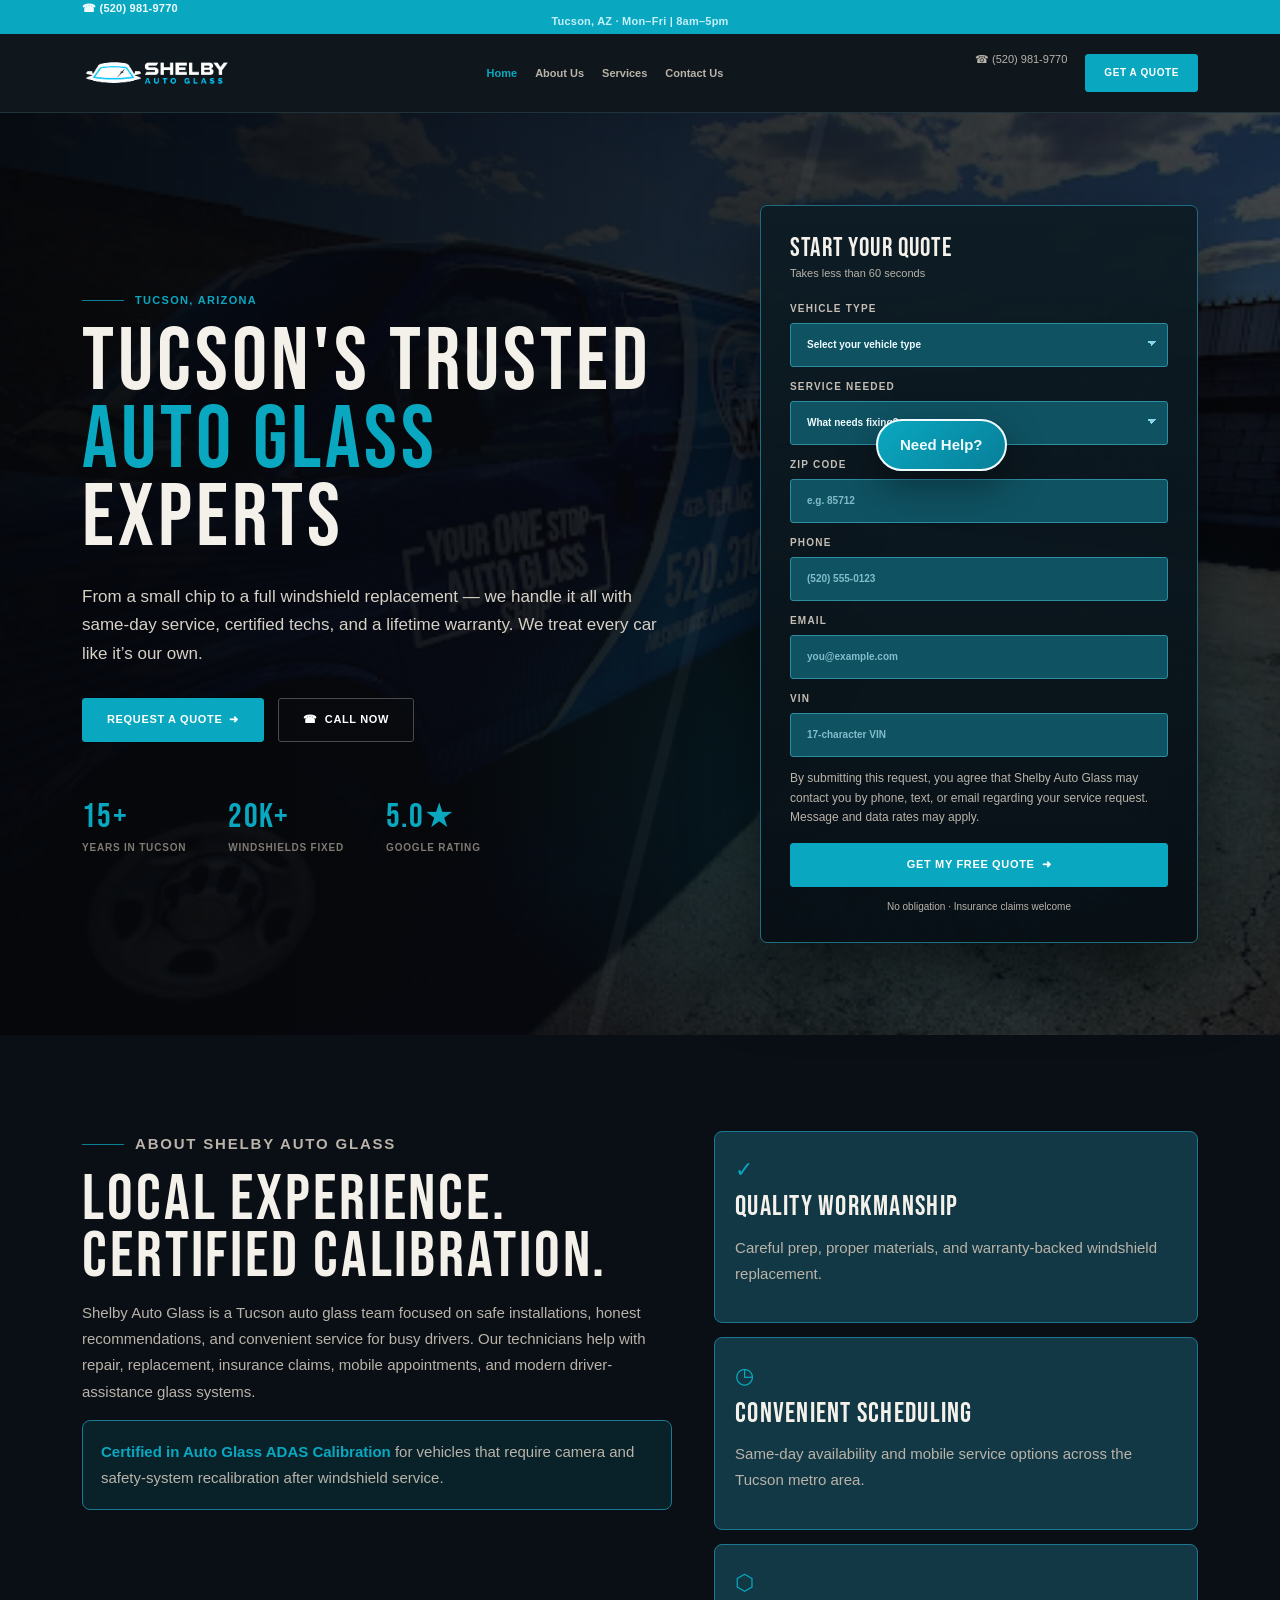
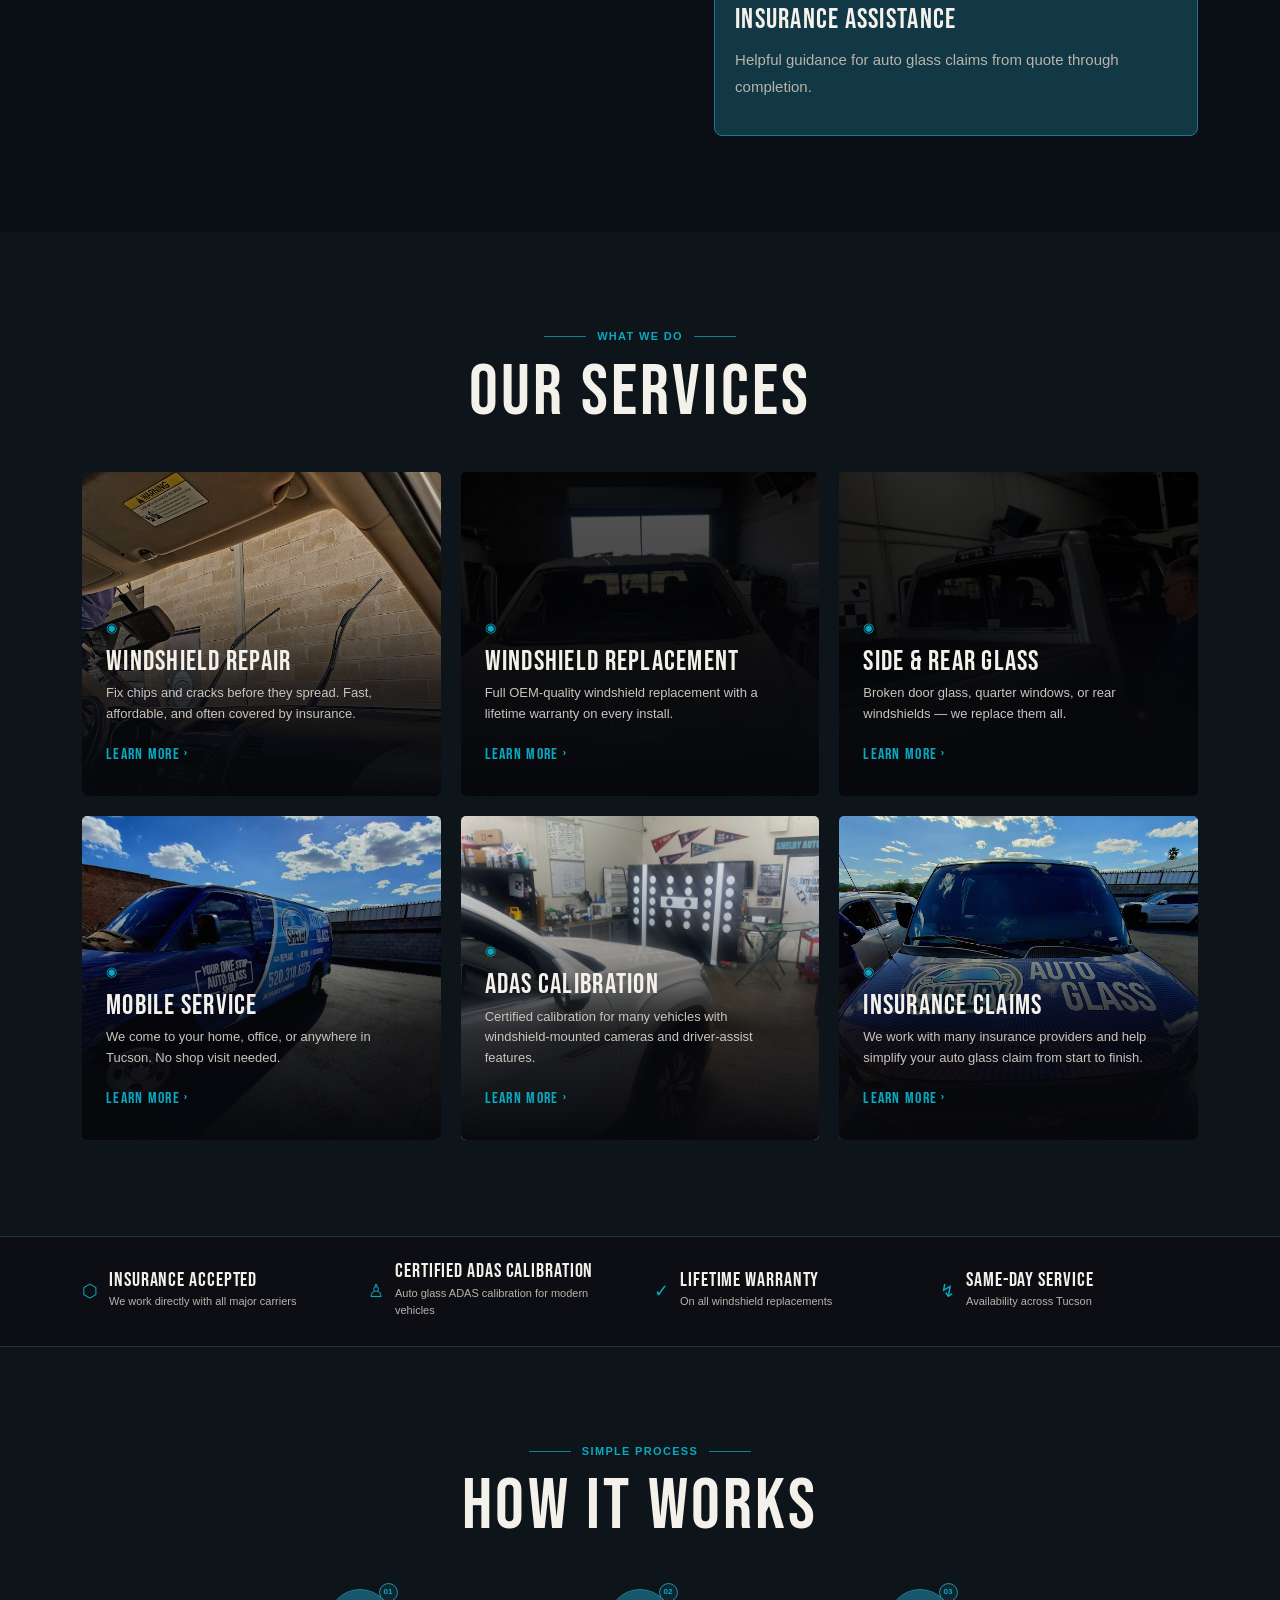
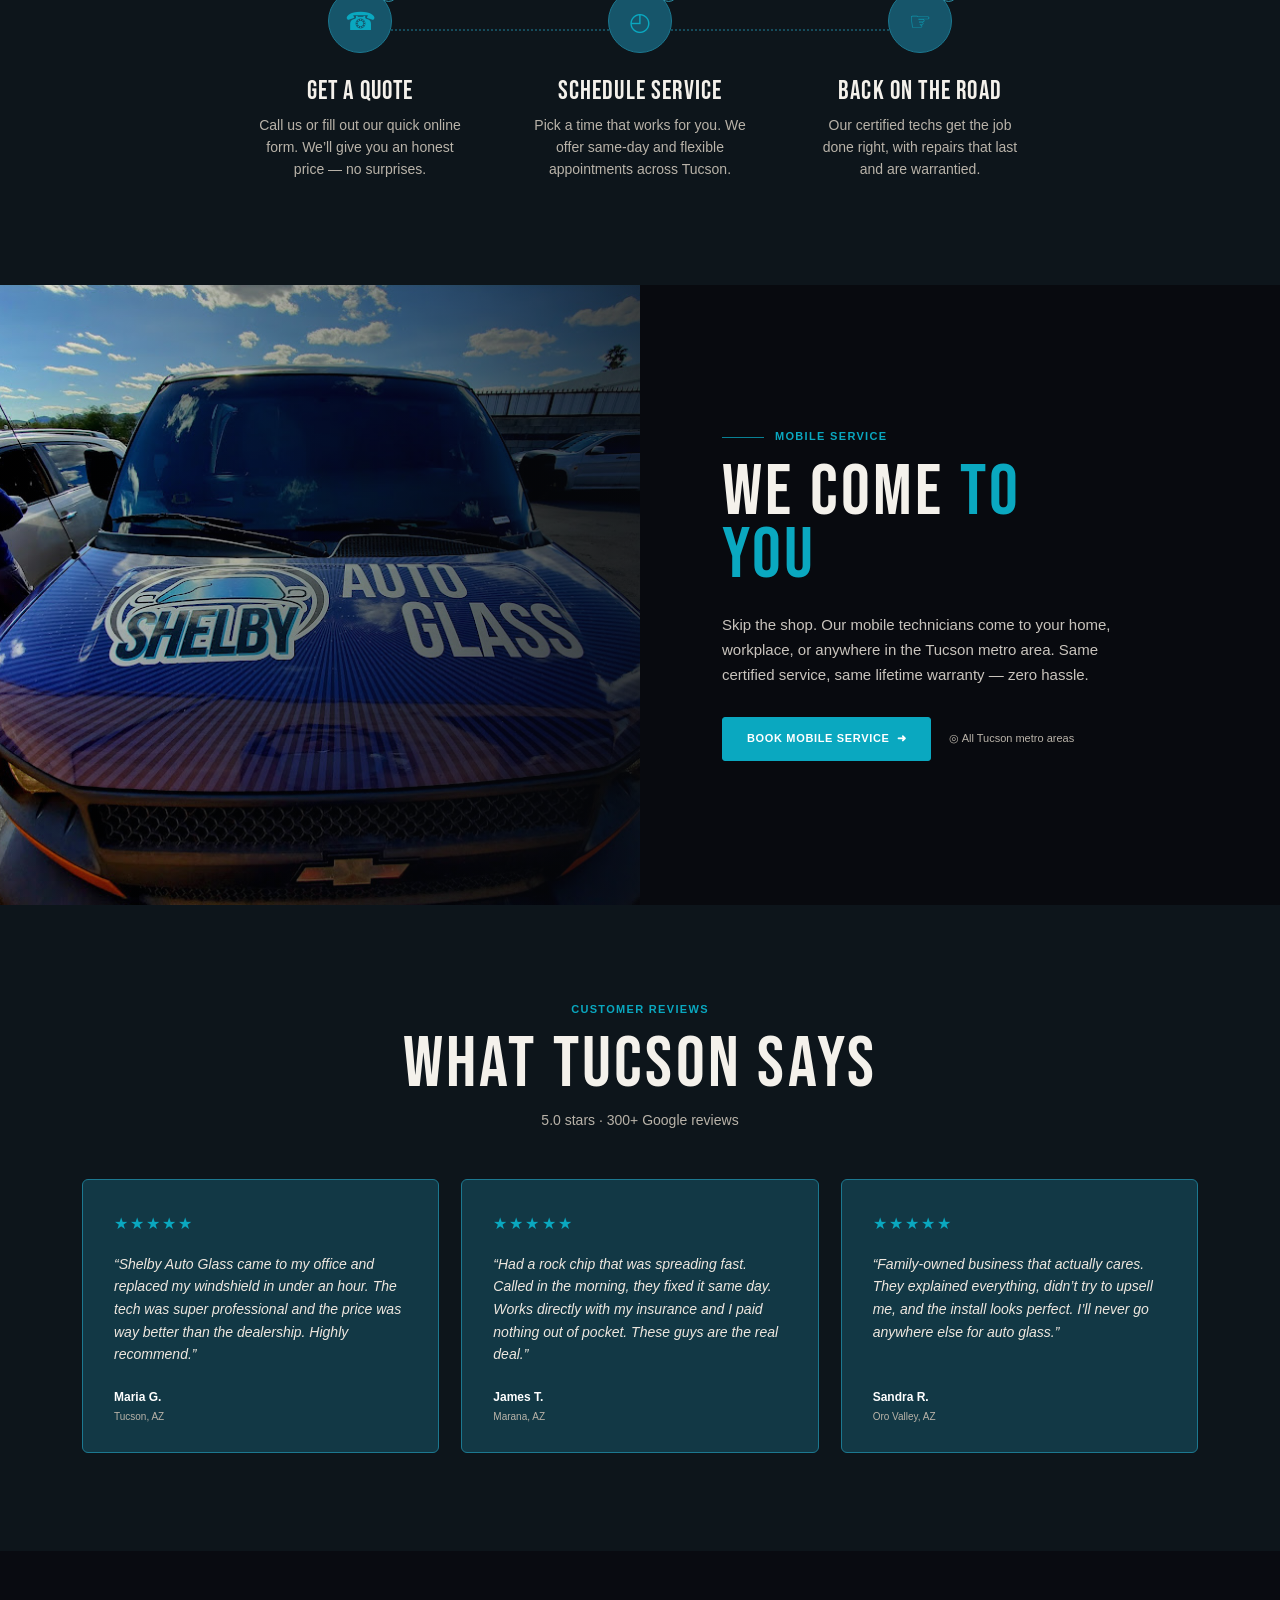
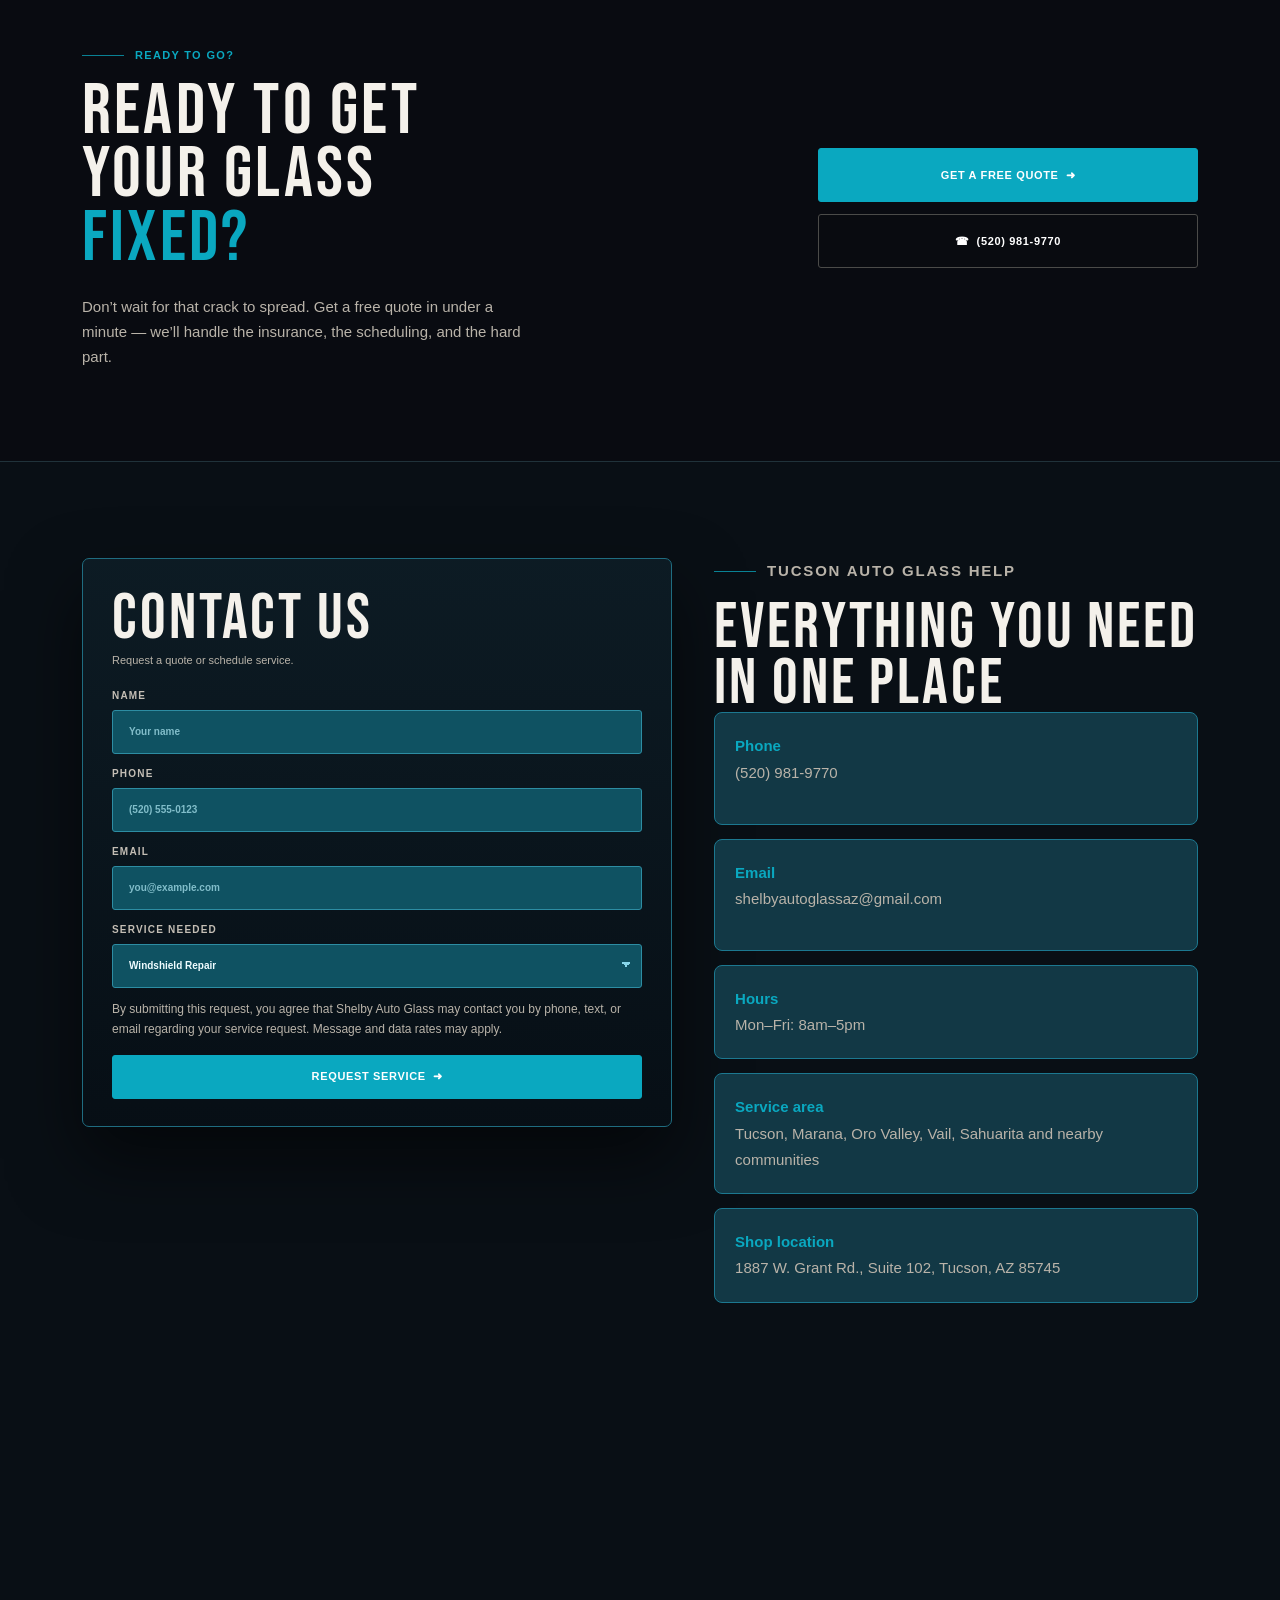
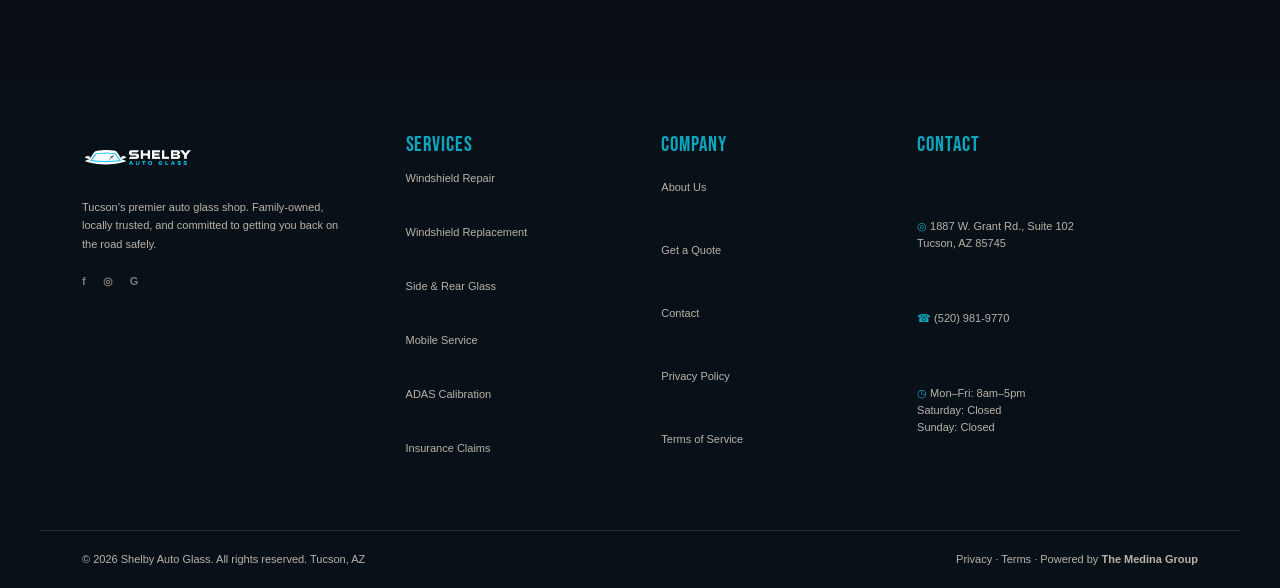
<file: index.html>
<!doctype html>
<html lang="en">
  <head>
    <meta charset="utf-8" />
    <meta name="viewport" content="width=device-width, initial-scale=1" />
    <title>Shelby Auto Glass | Tucson Windshield Repair, Replacement & ADAS Calibration</title>
    <meta
      name="description"
      content="Shelby Auto Glass provides mobile-first windshield repair, windshield replacement, side and rear glass, insurance claim help, and certified Auto Glass ADAS Calibration in Tucson, Arizona."
    />
    <link rel="preconnect" href="https://fonts.googleapis.com" />
    <link rel="preconnect" href="https://fonts.gstatic.com" crossorigin />
    <link href="https://fonts.googleapis.com/css2?family=Bebas+Neue&display=swap" rel="stylesheet" />
    <link rel="icon" type="image/png" href="assets/logo/Shelby-Auto-Glass-Logo-Dark-Header-Web.png" />
    <link rel="apple-touch-icon" href="assets/logo/Shelby-Auto-Glass-Logo-Dark-Header-Web.png" />
    <link rel="stylesheet" href="styles.css" />
    <script type="application/ld+json">
      {"@context":"https://schema.org","@type":"AutoRepair","name":"Shelby Auto Glass","telephone":"+1-520-981-9770","email":"shelbyautoglassaz@gmail.com","address":{"@type":"PostalAddress","streetAddress":"1887 W. Grant Rd., Suite 102","addressLocality":"Tucson","addressRegion":"AZ","postalCode":"85745","addressCountry":"US"},"areaServed":["Tucson AZ","Marana AZ","Oro Valley AZ","Vail AZ","Sahuarita AZ"],"openingHours":"Mo-Fr 08:00-17:00","url":"https://shelbyautoglass.com","priceRange":"$$","description":"Tucson auto glass repair, windshield replacement, mobile service, insurance claim help, and certified Auto Glass ADAS Calibration."}
    </script>
  </head>
  <body>
    <a class="skip-link" href="#main">Skip to content</a>

    <header class="site-header">
      <div class="utility-bar" aria-label="Utility information">
        <div class="container utility-bar__inner">
          <a class="utility-bar__phone" href="tel:+15209819770" aria-label="Call Shelby Auto Glass">
            <span aria-hidden="true">☎</span> (520) 981-9770
          </a>
          <p>Tucson, AZ · Mon–Fri | 8am–5pm</p>
        </div>
      </div>

      <div class="main-header" aria-label="Primary navigation">
        <div class="container main-header__inner">
          <a class="logo" href="#" aria-label="Shelby Auto Glass home">
            <img class="logo__image" src="assets/logo/Shelby-Auto-Glass-Logo-Dark-Header-Web.png" alt="Shelby Auto Glass" width="1692" height="329" />
          </a>

          <input class="nav-toggle" type="checkbox" id="nav-toggle" aria-label="Toggle navigation" />
          <label class="nav-toggle-label" for="nav-toggle" aria-hidden="true">
            <span></span>
            <span></span>
            <span></span>
          </label>

          <nav class="nav" aria-label="Main navigation">
            <a class="nav__link nav__link--active" href="#main">Home</a>
            <a class="nav__link" href="#about">About Us</a>
            <div class="nav__item nav__item--dropdown">
              <a class="nav__link" href="#services">Services</a>
              <div class="nav__dropdown" aria-label="Services submenu">
                <a href="services/windshield-repair.html">Windshield Repair</a>
                <a href="services/windshield-replacement.html">Windshield Replacement</a>
                <a href="services/side-rear-glass.html">Side &amp; Rear Glass</a>
                <a href="services/mobile-auto-glass-service.html">Mobile Auto Glass Service</a>
                <a href="services/adas-calibration.html">ADAS Calibration</a>
                <a href="services/insurance-claims.html">Insurance Claims</a>
              </div>
            </div>
            <a class="nav__link" href="#contact">Contact Us</a>
          </nav>

          <div class="header-actions">
            <a class="header-actions__phone" href="tel:+15209819770"><span aria-hidden="true">☎</span> (520) 981-9770</a>
            <a class="button button--small" href="#quote-title">Get a quote</a>
          </div>
        </div>
      </div>
    </header>

    <main id="main">
      <section class="hero" aria-labelledby="hero-title">
        <div class="container hero__inner">
          <div class="hero__content">
            <p class="eyebrow eyebrow--ruled">Tucson, Arizona</p>
            <h1 id="hero-title">
              <span class="hero-title__line">Tucson's Trusted</span>
              <span class="hero-title__line hero-title__accent">Auto Glass</span>
              <span class="hero-title__line">Experts</span>
            </h1>
            <p class="hero__text">
              From a small chip to a full windshield replacement — we handle it all with same-day service,
              certified techs, and a lifetime warranty. We treat every car like it’s our own.
            </p>
            <div class="hero__buttons">
              <a class="button" href="#quote-title">Request a quote <span aria-hidden="true">➜</span></a>
              <a class="button button--outline" href="tel:+15209819770"><span aria-hidden="true">☎</span> Call now</a>
            </div>
            <dl class="stats" aria-label="Shelby Auto Glass statistics">
              <div>
                <dt>15+</dt>
                <dd>Years in Tucson</dd>
              </div>
              <div>
                <dt>20K+</dt>
                <dd>Windshields fixed</dd>
              </div>
              <div>
                <dt>5.0★</dt>
                <dd>Google rating</dd>
              </div>
            </dl>
          </div>

          <aside class="quote-card" aria-labelledby="quote-title">
            <h2 id="quote-title">Start your quote</h2>
            <p>Takes less than 60 seconds</p>
            <form action="/.netlify/functions/submit-lead" method="post" class="quote-form lead-form" data-lead-source="Start Your Quote">
              <label>
                Vehicle Type
                <select name="vehicle-type" aria-label="Vehicle type">
                  <option>Select your vehicle type</option>
                  <option>Car</option>
                  <option>Truck</option>
                  <option>SUV</option>
                  <option>Van</option>
                </select>
              </label>
              <label>
                Service Needed
                <select name="service" aria-label="Service needed">
                  <option>What needs fixing?</option>
                  <option>Windshield Repair</option>
                  <option>Windshield Replacement</option>
                  <option>Side &amp; Rear Glass</option>
                  <option>Mobile Service</option>
                  <option>ADAS Calibration</option>
                  <option>Insurance Claim Help</option>
                </select>
              </label>
              <label>
                Zip Code
                <input type="text" name="zip" inputmode="numeric" autocomplete="postal-code" placeholder="e.g. 85712" />
              </label>
              <label>
                Phone
                <input type="tel" name="phone" inputmode="tel" autocomplete="tel" placeholder="(520) 555-0123" />
              </label>
              <label>
                Email
                <input type="email" name="email" inputmode="email" autocomplete="email" placeholder="you@example.com" />
              </label>
              <label>
                VIN
                <input type="text" name="vin" placeholder="17-character VIN" />
              </label>
              <input type="text" name="website" class="honeypot" tabindex="-1" autocomplete="off" aria-hidden="true" />
              <input type="hidden" name="leadSource" value="Start Your Quote" />
              <p class="form-consent">By submitting this request, you agree that Shelby Auto Glass may contact you by phone, text, or email regarding your service request. Message and data rates may apply.</p>
              <button type="submit">Get my free quote <span aria-hidden="true">➜</span></button>
              <small>No obligation · Insurance claims welcome</small>
            </form>
          </aside>
        </div>
      </section>


      <section class="about section" id="about" aria-labelledby="about-title">
        <div class="container about__grid">
          <div>
            <p class="eyebrow eyebrow--ruled">About Shelby Auto Glass</p>
            <h2 id="about-title">Local experience. Certified calibration.</h2>
            <p>Shelby Auto Glass is a Tucson auto glass team focused on safe installations, honest recommendations, and convenient service for busy drivers. Our technicians help with repair, replacement, insurance claims, mobile appointments, and modern driver-assistance glass systems.</p>
            <p class="certification-callout"><strong>Certified in Auto Glass ADAS Calibration</strong> for vehicles that require camera and safety-system recalibration after windshield service.</p>
          </div>
          <div class="about__cards" aria-label="Why choose Shelby Auto Glass">
            <article><span aria-hidden="true">✓</span><h3>Quality workmanship</h3><p>Careful prep, proper materials, and warranty-backed windshield replacement.</p></article>
            <article><span aria-hidden="true">◷</span><h3>Convenient scheduling</h3><p>Same-day availability and mobile service options across the Tucson metro area.</p></article>
            <article><span aria-hidden="true">⬡</span><h3>Insurance assistance</h3><p>Helpful guidance for auto glass claims from quote through completion.</p></article>
          </div>
        </div>
      </section>

      <section class="services section" id="services" aria-labelledby="services-title">
        <div class="container">
          <div class="section-heading section-heading--center">
            <p class="eyebrow eyebrow--centered">What we do</p>
            <h2 id="services-title">Our services</h2>
          </div>
          <div class="service-grid">
            <article class="service-card service-card--repair">
              <img class="service-card__image" src="IMG_9644.JPG" width="831" height="624" alt="Shelby Auto Glass windshield repair view from inside a customer vehicle" loading="lazy" decoding="async" />
              <div class="service-card__content">
                <span class="service-card__icon" aria-hidden="true">◉</span>
                <h3>Windshield Repair</h3>
                <p>Fix chips and cracks before they spread. Fast, affordable, and often covered by insurance.</p>
                <a href="services/windshield-repair.html">Learn more <span aria-hidden="true">›</span></a>
              </div>
            </article>
            <article class="service-card service-card--replacement">
              <img class="service-card__image" src="replacement.jpg" width="3024" height="4032" alt="Windshield replacement underway inside the Shelby Auto Glass shop" loading="lazy" decoding="async" />
              <div class="service-card__content">
                <span class="service-card__icon" aria-hidden="true">◉</span>
                <h3>Windshield Replacement</h3>
                <p>Full OEM-quality windshield replacement with a lifetime warranty on every install.</p>
                <a href="services/windshield-replacement.html">Learn more <span aria-hidden="true">›</span></a>
              </div>
            </article>
            <article class="service-card service-card--side">
              <img class="service-card__image" src="Rear%20replacement.jpeg" width="3024" height="4032" alt="Shelby Auto Glass technician replacing side and rear vehicle glass" loading="lazy" decoding="async" />
              <div class="service-card__content">
                <span class="service-card__icon" aria-hidden="true">◉</span>
                <h3>Side &amp; Rear Glass</h3>
                <p>Broken door glass, quarter windows, or rear windshields — we replace them all.</p>
                <a href="services/side-rear-glass.html">Learn more <span aria-hidden="true">›</span></a>
              </div>
            </article>
            <article class="service-card service-card--mobile">
              <img class="service-card__image" src="IMG_9647.JPG" width="468" height="624" alt="Shelby Auto Glass mobile service van ready for customer appointments" loading="lazy" decoding="async" />
              <div class="service-card__content">
                <span class="service-card__icon" aria-hidden="true">◉</span>
                <h3>Mobile Service</h3>
                <p>We come to your home, office, or anywhere in Tucson. No shop visit needed.</p>
                <a href="services/mobile-auto-glass-service.html">Learn more <span aria-hidden="true">›</span></a>
              </div>
            </article>
            <article class="service-card service-card--adas">
              <img class="service-card__image" src="Calibration.jpg" width="3024" height="4032" alt="Shelby Auto Glass ADAS calibration target equipment positioned in front of a vehicle" loading="lazy" decoding="async" />
              <div class="service-card__content">
                <span class="service-card__icon" aria-hidden="true">◉</span>
                <h3>ADAS Calibration</h3>
                <p>Certified calibration for many vehicles with windshield-mounted cameras and driver-assist features.</p>
                <a href="services/adas-calibration.html">Learn more <span aria-hidden="true">›</span></a>
              </div>
            </article>
            <article class="service-card service-card--insurance">
              <img class="service-card__image" src="IMG_9646.JPG" width="780" height="624" alt="Shelby Auto Glass branded service vehicle for professional insurance claim support" loading="lazy" decoding="async" />
              <div class="service-card__content">
                <span class="service-card__icon" aria-hidden="true">◉</span>
                <h3>Insurance Claims</h3>
                <p>We work with many insurance providers and help simplify your auto glass claim from start to finish.</p>
                <a href="services/insurance-claims.html">Learn more <span aria-hidden="true">›</span></a>
              </div>
            </article>
          </div>
        </div>
      </section>

      <section class="trust-strip" aria-label="Trust and service features">
        <div class="container trust-strip__inner">
          <article>
            <span aria-hidden="true">⬡</span>
            <div>
              <h2>Insurance Accepted</h2>
              <p>We work directly with all major carriers</p>
            </div>
          </article>
          <article>
            <span aria-hidden="true">♙</span>
            <div>
              <h2>Certified ADAS Calibration</h2>
              <p>Auto glass ADAS calibration for modern vehicles</p>
            </div>
          </article>
          <article>
            <span aria-hidden="true">✓</span>
            <div>
              <h2>Lifetime Warranty</h2>
              <p>On all windshield replacements</p>
            </div>
          </article>
          <article>
            <span aria-hidden="true">↯</span>
            <div>
              <h2>Same-Day Service</h2>
              <p>Availability across Tucson</p>
            </div>
          </article>
        </div>
      </section>

      <section class="process section" id="process" aria-labelledby="process-title">
        <div class="container">
          <div class="section-heading section-heading--center">
            <p class="eyebrow eyebrow--centered">Simple process</p>
            <h2 id="process-title">How it works</h2>
          </div>
          <div class="process-grid">
            <article class="process-step">
              <div class="process-step__icon" aria-hidden="true">☎</div>
              <h3>Get A Quote</h3>
              <p>Call us or fill out our quick online form. We’ll give you an honest price — no surprises.</p>
            </article>
            <article class="process-step">
              <div class="process-step__icon" aria-hidden="true">◴</div>
              <h3>Schedule Service</h3>
              <p>Pick a time that works for you. We offer same-day and flexible appointments across Tucson.</p>
            </article>
            <article class="process-step">
              <div class="process-step__icon" aria-hidden="true">☞</div>
              <h3>Back On The Road</h3>
              <p>Our certified techs get the job done right, with repairs that last and are warrantied.</p>
            </article>
          </div>
        </div>
      </section>

      <section class="mobile-service" id="mobile-service" aria-labelledby="mobile-service-title">
        <div class="mobile-service__image" aria-hidden="true"></div>
        <div class="mobile-service__content">
          <p class="eyebrow eyebrow--ruled">Mobile service</p>
          <h2 id="mobile-service-title">We come <span>to you</span></h2>
          <p>
            Skip the shop. Our mobile technicians come to your home, workplace, or anywhere in the Tucson metro area.
            Same certified service, same lifetime warranty — zero hassle.
          </p>
          <div class="mobile-service__actions">
            <a class="button" href="services/mobile-auto-glass-service.html">Book mobile service <span aria-hidden="true">➜</span></a>
            <small><span aria-hidden="true">◎</span> All Tucson metro areas</small>
          </div>
        </div>
      </section>

      <section class="reviews section" id="reviews" aria-labelledby="reviews-title">
        <div class="container">
          <div class="section-heading section-heading--center">
            <p class="eyebrow">Customer reviews</p>
            <h2 id="reviews-title">What Tucson says</h2>
            <p class="section-subtitle">5.0 stars · 300+ Google reviews</p>
          </div>
          <div class="review-grid">
            <figure class="review-card">
              <div class="stars" aria-label="5 out of 5 stars">★★★★★</div>
              <blockquote>
                “Shelby Auto Glass came to my office and replaced my windshield in under an hour. The tech was super
                professional and the price was way better than the dealership. Highly recommend.”
              </blockquote>
              <figcaption>
                <strong>Maria G.</strong>
                <span>Tucson, AZ</span>
              </figcaption>
            </figure>
            <figure class="review-card">
              <div class="stars" aria-label="5 out of 5 stars">★★★★★</div>
              <blockquote>
                “Had a rock chip that was spreading fast. Called in the morning, they fixed it same day. Works directly
                with my insurance and I paid nothing out of pocket. These guys are the real deal.”
              </blockquote>
              <figcaption>
                <strong>James T.</strong>
                <span>Marana, AZ</span>
              </figcaption>
            </figure>
            <figure class="review-card">
              <div class="stars" aria-label="5 out of 5 stars">★★★★★</div>
              <blockquote>
                “Family-owned business that actually cares. They explained everything, didn’t try to upsell me, and the
                install looks perfect. I’ll never go anywhere else for auto glass.”
              </blockquote>
              <figcaption>
                <strong>Sandra R.</strong>
                <span>Oro Valley, AZ</span>
              </figcaption>
            </figure>
          </div>
        </div>
      </section>

      <section class="final-cta" aria-labelledby="final-cta-title">
        <div class="container final-cta__inner">
          <div>
            <p class="eyebrow eyebrow--ruled">Ready to go?</p>
            <h2 id="final-cta-title">
              <span class="final-cta__line">Ready to get</span>
              <span class="final-cta__line">Your glass</span>
              <span class="final-cta__line final-cta__accent">Fixed?</span>
            </h2>
            <p>
              Don’t wait for that crack to spread. Get a free quote in under a minute — we’ll handle the insurance,
              the scheduling, and the hard part.
            </p>
          </div>
          <div class="final-cta__actions">
            <a class="button" href="#quote-title">Get a free quote <span aria-hidden="true">➜</span></a>
            <a class="button button--outline" href="tel:+15209819770"><span aria-hidden="true">☎</span> (520) 981-9770</a>
          </div>
        </div>
      </section>

      <section class="contact section" id="contact" aria-labelledby="contact-title">
        <div class="container contact__grid">
          <aside class="quote-card contact__form" aria-labelledby="contact-title">
            <h2 id="contact-title">Contact Us</h2>
            <p>Request a quote or schedule service.</p>
            <form action="/.netlify/functions/submit-lead" method="post" class="quote-form lead-form" data-lead-source="Contact Us">
              <label>Name<input type="text" name="name" autocomplete="name" placeholder="Your name" /></label>
              <label>Phone<input type="tel" name="phone" inputmode="tel" autocomplete="tel" placeholder="(520) 555-0123" /></label>
              <label>Email<input type="email" name="email" inputmode="email" autocomplete="email" placeholder="you@example.com" /></label>
              <label>Service Needed<select name="service"><option>Windshield Repair</option><option>Windshield Replacement</option><option>Side &amp; Rear Glass</option><option>Mobile Auto Glass Service</option><option>ADAS Calibration</option><option>Insurance Claims</option></select></label>
              <input type="text" name="website" class="honeypot" tabindex="-1" autocomplete="off" aria-hidden="true" />
              <input type="hidden" name="leadSource" value="Contact Us" />
              <p class="form-consent">By submitting this request, you agree that Shelby Auto Glass may contact you by phone, text, or email regarding your service request. Message and data rates may apply.</p>
              <button type="submit">Request service <span aria-hidden="true">➜</span></button>
            </form>
          </aside>
          <div class="contact__details">
            <p class="eyebrow eyebrow--ruled">Tucson auto glass help</p>
            <h2>Everything you need in one place</h2>
            <div class="contact__cards">
              <p><strong>Phone</strong><a href="tel:+15209819770">(520) 981-9770</a></p>
              <p><strong>Email</strong><a href="mailto:shelbyautoglassaz@gmail.com">shelbyautoglassaz@gmail.com</a></p>
              <p><strong>Hours</strong>Mon–Fri: 8am–5pm</p>
              <p><strong>Service area</strong>Tucson, Marana, Oro Valley, Vail, Sahuarita and nearby communities</p>
              <p><strong>Shop location</strong>1887 W. Grant Rd., Suite 102, Tucson, AZ 85745</p>
            </div>
            <iframe class="map" title="Shelby Auto Glass map" loading="lazy" referrerpolicy="no-referrer-when-downgrade" src="https://www.google.com/maps?q=1887%20W.%20Grant%20Rd.%20Suite%20102%20Tucson%20AZ%2085745&output=embed"></iframe>
          </div>
        </div>
      </section>
      <div class="mobile-sticky-actions" aria-label="Quick contact actions"><a href="tel:+15209819770">Call Now</a><a href="#quote-title">Request Quote</a></div>
    </main>

    <footer class="footer">
      <div class="container footer__inner">
        <section class="footer__brand" aria-label="Shelby Auto Glass">
          <a class="logo logo--footer" href="#" aria-label="Shelby Auto Glass home">
            <img class="logo__image" src="assets/logo/Shelby-Auto-Glass-Logo-Dark-Header-Web.png" alt="Shelby Auto Glass" width="1692" height="329" />
          </a>
          <p>
            Tucson’s premier auto glass shop. Family-owned, locally trusted, and committed to getting you back on the
            road safely.
          </p>
          <div class="social-links" aria-label="Social links">
            <a href="#" aria-label="Facebook">f</a>
            <a href="#" aria-label="Instagram">◎</a>
            <a href="#" aria-label="Google">G</a>
          </div>
        </section>

        <nav class="footer__column" aria-label="Services">
          <h2>Services</h2>
          <a href="services/windshield-repair.html">Windshield Repair</a>
          <a href="services/windshield-replacement.html">Windshield Replacement</a>
          <a href="services/side-rear-glass.html">Side &amp; Rear Glass</a>
          <a href="services/mobile-auto-glass-service.html">Mobile Service</a>
          <a href="services/adas-calibration.html">ADAS Calibration</a>
          <a href="services/insurance-claims.html">Insurance Claims</a>
        </nav>

        <nav class="footer__column" aria-label="Company">
          <h2>Company</h2>
          <a href="#about">About Us</a>
          <a href="#quote-title">Get a Quote</a>
          <a href="#contact">Contact</a>
          <a href="#">Privacy Policy</a>
          <a href="#">Terms of Service</a>
        </nav>

        <section class="footer__column footer__contact" aria-label="Contact information">
          <h2>Contact</h2>
          <p><span aria-hidden="true">◎</span> 1887 W. Grant Rd., Suite 102<br />Tucson, AZ 85745</p>
          <p><span aria-hidden="true">☎</span> <a href="tel:+15209819770">(520) 981-9770</a></p>
          <p><span aria-hidden="true">◷</span> Mon–Fri: 8am–5pm<br />Saturday: Closed<br />Sunday: Closed</p>
        </section>
      </div>
      <div class="container footer__bottom">
        <p>© 2026 Shelby Auto Glass. All rights reserved. Tucson, AZ</p>
        <p><a href="#">Privacy</a> · <a href="#">Terms</a> · <span>Powered by <a class="footer__credit-link" href="https://medinagroup.xyz" target="_blank" rel="noopener noreferrer">The Medina Group</a></span></p>
      </div>
    </footer>
    <script src="help-bot.js" defer></script>
  </body>
</html>
</file>
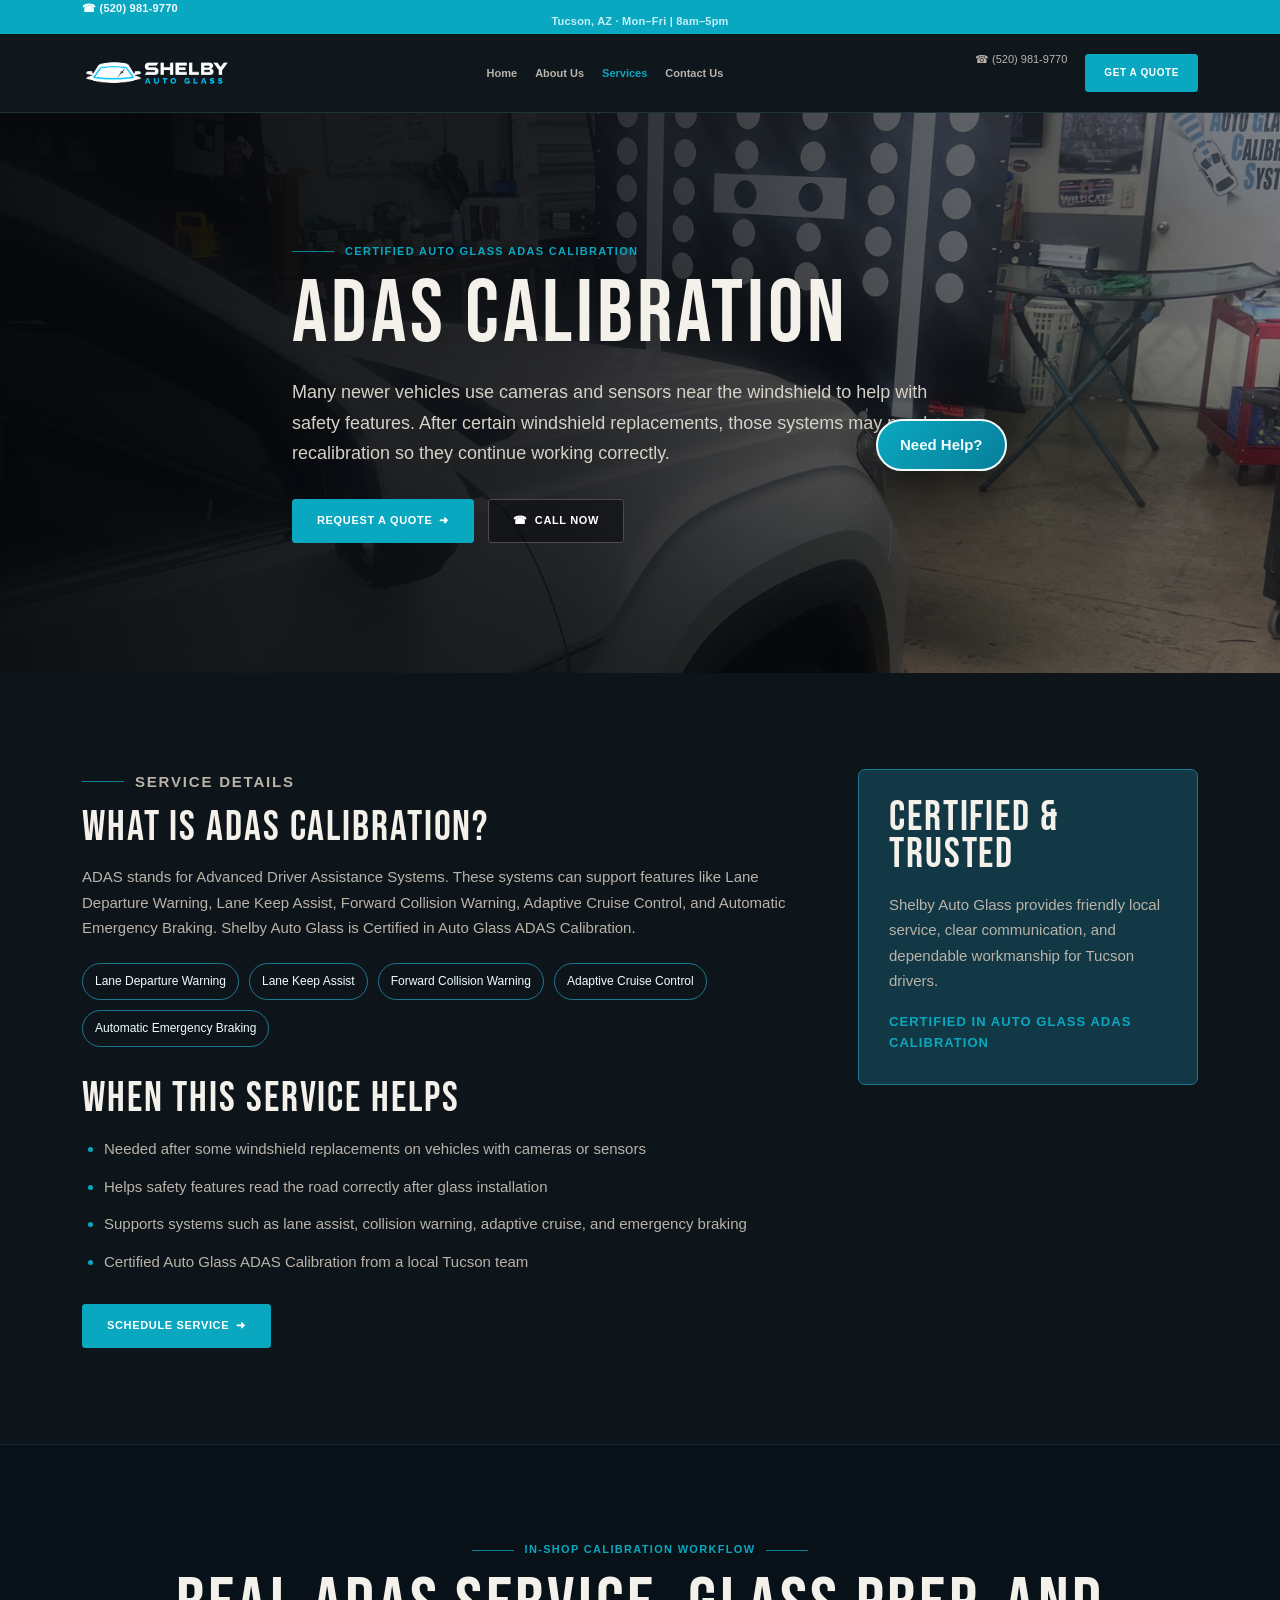
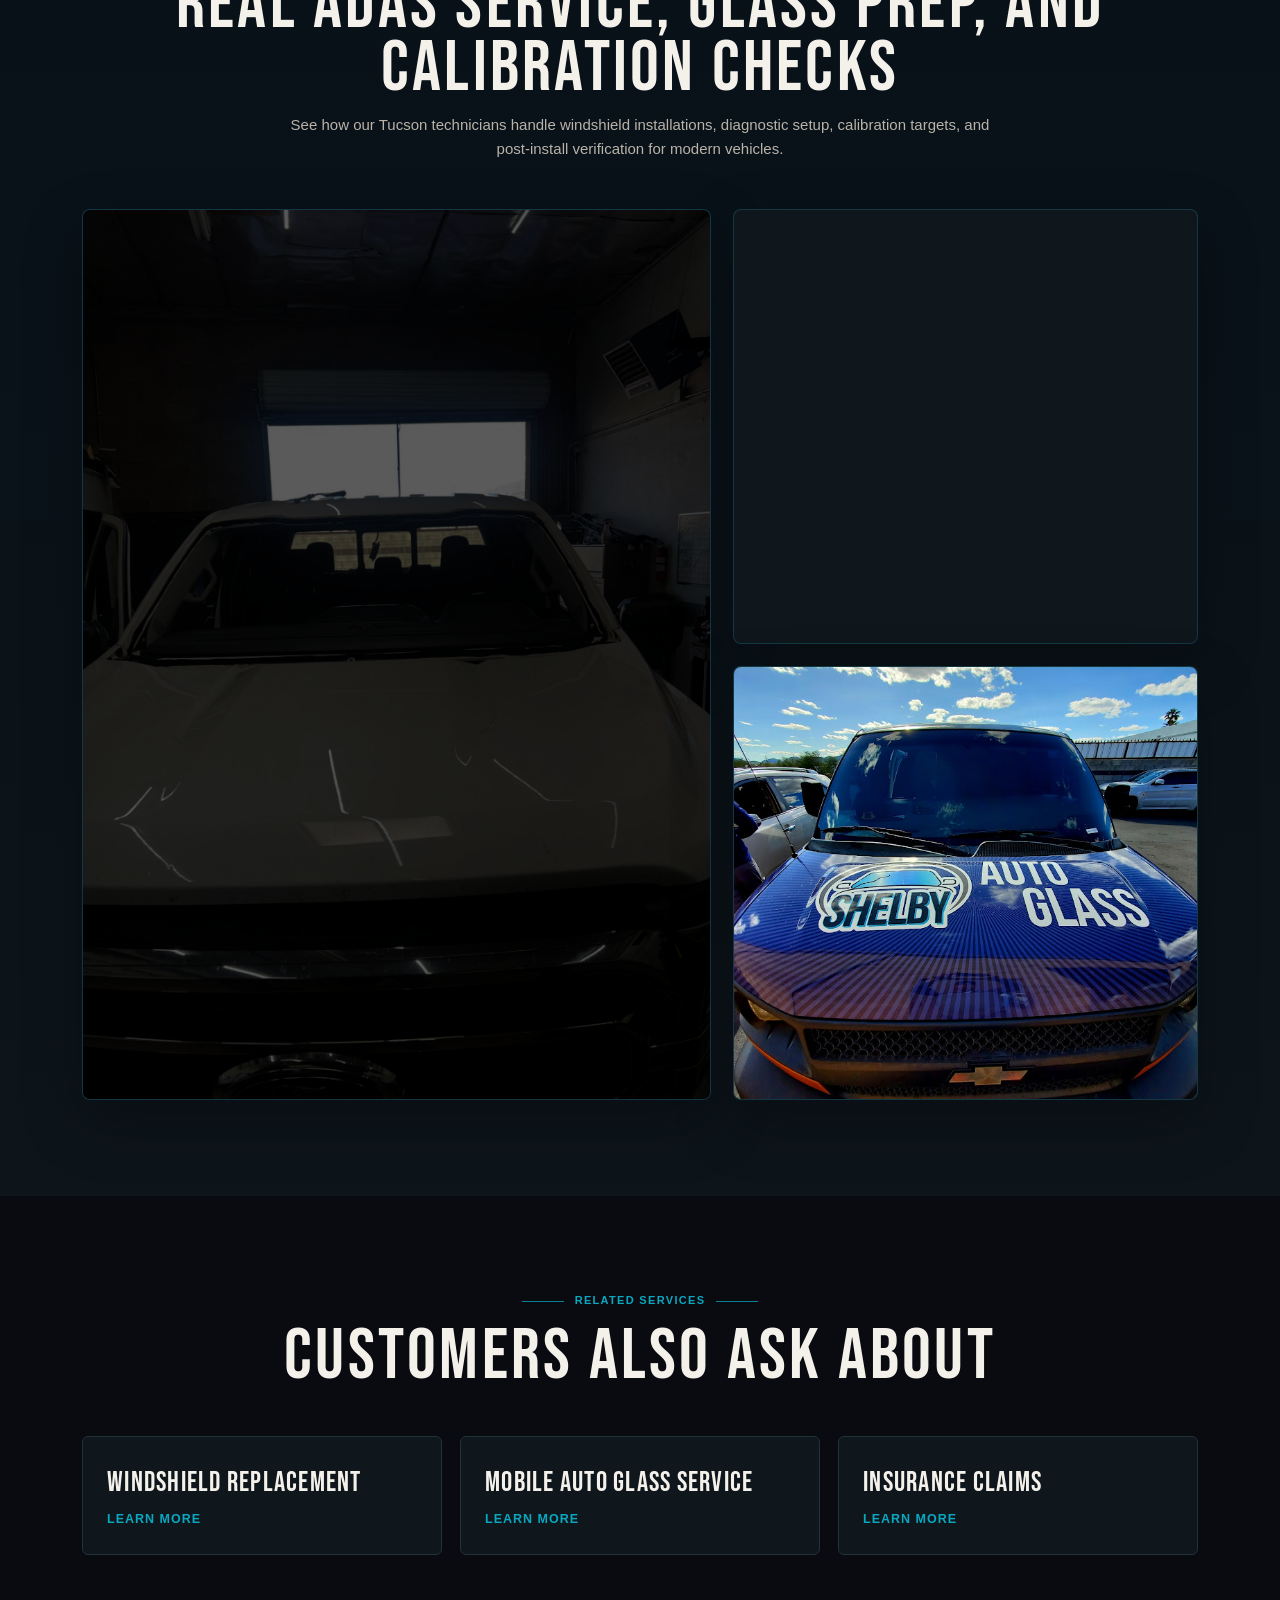
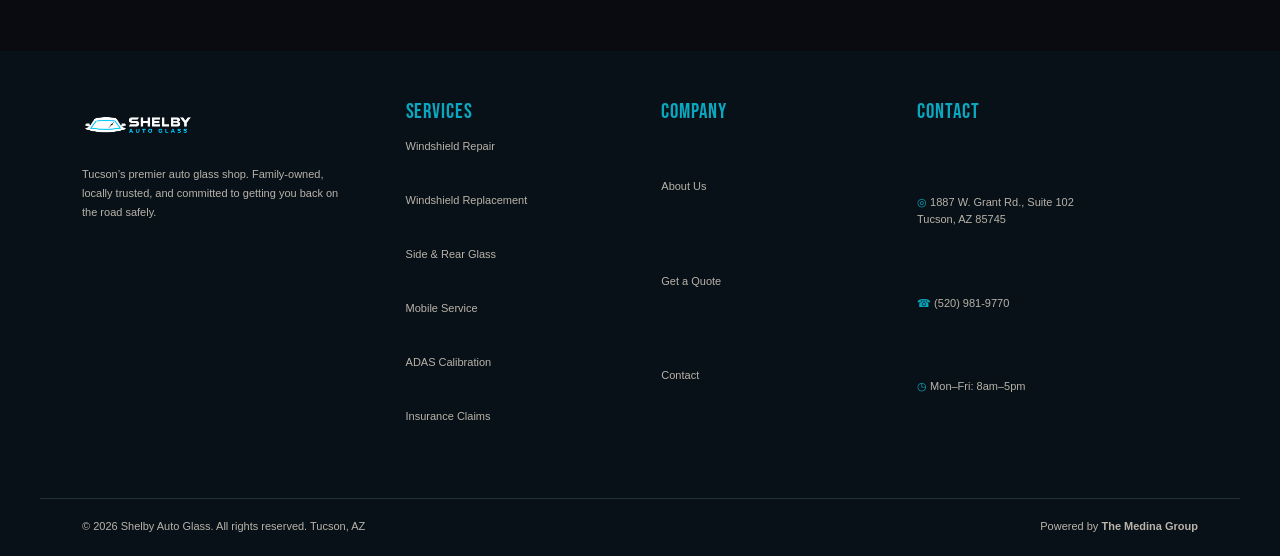
<file: services/adas-calibration.html>
<!doctype html>
<html lang="en">
  <head>
    <meta charset="utf-8" />
    <meta name="viewport" content="width=device-width, initial-scale=1" />
    <title>ADAS Calibration in Tucson, AZ | Certified Auto Glass Calibration | Shelby Auto Glass</title>
    <meta name="description" content="Shelby Auto Glass is Certified in Auto Glass ADAS Calibration for modern vehicles that may need recalibration after windshield replacement." />
    <link rel="preconnect" href="https://fonts.googleapis.com" />
    <link rel="preconnect" href="https://fonts.gstatic.com" crossorigin />
    <link href="https://fonts.googleapis.com/css2?family=Bebas+Neue&display=swap" rel="stylesheet" />
    <link rel="icon" type="image/png" href="../assets/logo/Shelby-Auto-Glass-Logo-Dark-Header-Web.png" />
    <link rel="apple-touch-icon" href="../assets/logo/Shelby-Auto-Glass-Logo-Dark-Header-Web.png" />
    <link rel="stylesheet" href="../styles.css" />
  </head>
  <body>
    <a class="skip-link" href="#main">Skip to content</a>
    <header class="site-header">
      <div class="utility-bar" aria-label="Utility information"><div class="container utility-bar__inner"><a class="utility-bar__phone" href="tel:+15209819770" aria-label="Call Shelby Auto Glass"><span aria-hidden="true">☎</span> (520) 981-9770</a><p>Tucson, AZ · Mon–Fri | 8am–5pm</p></div></div>
      <div class="main-header" aria-label="Primary navigation"><div class="container main-header__inner"><a class="logo" href="../index.html" aria-label="Shelby Auto Glass home"><img class="logo__image" src="../assets/logo/Shelby-Auto-Glass-Logo-Dark-Header-Web.png" alt="Shelby Auto Glass" width="1692" height="329" /></a><input class="nav-toggle" type="checkbox" id="nav-toggle" aria-label="Toggle navigation" /><label class="nav-toggle-label" for="nav-toggle" aria-hidden="true"><span></span><span></span><span></span></label><nav class="nav" aria-label="Main navigation">
            <a class="nav__link" href="../index.html#main">Home</a>
            <a class="nav__link" href="../index.html#about">About Us</a>
            <div class="nav__item nav__item--dropdown">
              <a class="nav__link nav__link--active" href="../index.html#services">Services</a>
              <div class="nav__dropdown" aria-label="Services submenu">
                <a href="windshield-repair.html">Windshield Repair</a>
                <a href="windshield-replacement.html">Windshield Replacement</a>
                <a href="side-rear-glass.html">Side &amp; Rear Glass</a>
                <a href="mobile-auto-glass-service.html">Mobile Auto Glass Service</a>
                <a href="adas-calibration.html">ADAS Calibration</a>
                <a href="insurance-claims.html">Insurance Claims</a>
              </div>
            </div>
            <a class="nav__link" href="../index.html#contact">Contact Us</a>
          </nav><div class="header-actions"><a class="header-actions__phone" href="tel:+15209819770"><span aria-hidden="true">☎</span> (520) 981-9770</a><a class="button button--small" href="../index.html#quote-title">Get a quote</a></div></div></div>
    </header>
    <main id="main">
      <section class="service-hero" style="--service-image-position: 55% 38%" aria-labelledby="service-title"><img class="service-hero__image" src="../Calibration.jpg" width="3024" height="4032" alt="Shelby Auto Glass ADAS calibration target equipment positioned in front of a vehicle" /><div class="container service-hero__inner"><p class="eyebrow eyebrow--ruled">Certified auto glass ADAS calibration</p><h1 id="service-title">ADAS Calibration</h1><p>Many newer vehicles use cameras and sensors near the windshield to help with safety features. After certain windshield replacements, those systems may need recalibration so they continue working correctly.</p><div class="hero__buttons"><a class="button" href="../index.html#quote-title">Request a quote <span aria-hidden="true">➜</span></a><a class="button button--outline" href="tel:+15209819770"><span aria-hidden="true">☎</span> Call now</a></div></div></section>
      <section class="service-detail section"><div class="container service-detail__grid"><article class="service-copy"><p class="eyebrow eyebrow--ruled">Service details</p><h2>What is adas calibration?</h2><p>ADAS stands for Advanced Driver Assistance Systems. These systems can support features like Lane Departure Warning, Lane Keep Assist, Forward Collision Warning, Adaptive Cruise Control, and Automatic Emergency Braking. Shelby Auto Glass is Certified in Auto Glass ADAS Calibration.</p><div class="adas-feature-list"><span>Lane Departure Warning</span><span>Lane Keep Assist</span><span>Forward Collision Warning</span><span>Adaptive Cruise Control</span><span>Automatic Emergency Braking</span></div><h2>When this service helps</h2><ul><li>Needed after some windshield replacements on vehicles with cameras or sensors</li>
<li>Helps safety features read the road correctly after glass installation</li>
<li>Supports systems such as lane assist, collision warning, adaptive cruise, and emergency braking</li>
<li>Certified Auto Glass ADAS Calibration from a local Tucson team</li></ul><a class="button" href="../index.html#quote-title">Schedule service <span aria-hidden="true">➜</span></a></article><aside class="service-sidebar"><h2>Certified & trusted</h2><p>Shelby Auto Glass provides friendly local service, clear communication, and dependable workmanship for Tucson drivers.</p><strong>Certified in Auto Glass ADAS Calibration</strong></aside></div></section>
      <section class="adas-gallery section" aria-labelledby="adas-gallery-title"><div class="container"><div class="section-heading section-heading--center"><p class="eyebrow eyebrow--centered">In-shop calibration workflow</p><h2 id="adas-gallery-title">Real ADAS service, glass prep, and calibration checks</h2><p>See how our Tucson technicians handle windshield installations, diagnostic setup, calibration targets, and post-install verification for modern vehicles.</p></div><div class="adas-gallery__grid"><figure class="adas-gallery__item adas-gallery__item--large"><img src="../replacement.jpg" width="3024" height="4032" alt="Windshield replacement underway inside the Shelby Auto Glass shop" loading="lazy" decoding="async" /><figcaption>Precise windshield preparation before new glass is set.</figcaption></figure><figure class="adas-gallery__item"><img src="../Calibration%203.jpg" width="3024" height="4032" alt="ADAS calibration diagnostic screen showing vehicle camera alignment checks" loading="lazy" decoding="async" /><figcaption>Diagnostic verification after calibration setup.</figcaption></figure><figure class="adas-gallery__item"><img src="../IMG_9646.JPG" width="780" height="624" alt="Shelby Auto Glass mobile service truck ready for Tucson appointments" loading="lazy" decoding="async" /><figcaption>Mobile-ready service for Tucson drivers.</figcaption></figure></div></div></section>
      <section class="related-services section"><div class="container"><div class="section-heading section-heading--center"><p class="eyebrow eyebrow--centered">Related services</p><h2>Customers also ask about</h2></div><div class="related-grid"><a class="related-card" href="windshield-replacement.html"><span>Windshield Replacement</span><small>Learn more</small></a>
<a class="related-card" href="mobile-auto-glass-service.html"><span>Mobile Auto Glass Service</span><small>Learn more</small></a>
<a class="related-card" href="insurance-claims.html"><span>Insurance Claims</span><small>Learn more</small></a></div></div></section>
    </main>
    <footer class="footer" id="contact"><div class="container footer__inner"><section class="footer__brand" aria-label="Shelby Auto Glass"><a class="logo logo--footer" href="../index.html" aria-label="Shelby Auto Glass home"><img class="logo__image" src="../assets/logo/Shelby-Auto-Glass-Logo-Dark-Header-Web.png" alt="Shelby Auto Glass" width="1692" height="329" /></a><p>Tucson’s premier auto glass shop. Family-owned, locally trusted, and committed to getting you back on the road safely.</p></section><nav class="footer__column" aria-label="Services"><h2>Services</h2><a href="windshield-repair.html">Windshield Repair</a><a href="windshield-replacement.html">Windshield Replacement</a><a href="side-rear-glass.html">Side &amp; Rear Glass</a><a href="mobile-auto-glass-service.html">Mobile Service</a><a href="adas-calibration.html">ADAS Calibration</a><a href="insurance-claims.html">Insurance Claims</a></nav><nav class="footer__column" aria-label="Company"><h2>Company</h2><a href="../index.html#about">About Us</a><a href="../index.html#quote-title">Get a Quote</a><a href="#contact">Contact</a></nav><section class="footer__column footer__contact" aria-label="Contact information"><h2>Contact</h2><p><span aria-hidden="true">◎</span> 1887 W. Grant Rd., Suite 102<br />Tucson, AZ 85745</p><p><span aria-hidden="true">☎</span> <a href="tel:+15209819770">(520) 981-9770</a></p><p><span aria-hidden="true">◷</span> Mon–Fri: 8am–5pm</p></section></div><div class="container footer__bottom"><p>© 2026 Shelby Auto Glass. All rights reserved. Tucson, AZ</p><p>Powered by <a class="footer__credit-link" href="https://medinagroup.xyz" target="_blank" rel="noopener noreferrer">The Medina Group</a></p></div></footer><div class="mobile-sticky-actions" aria-label="Quick contact actions"><a href="tel:+15209819770">Call Now</a><a href="../index.html#quote-title">Request Quote</a></div>
  <script src="../help-bot.js" defer></script></body>
</html>
</file>
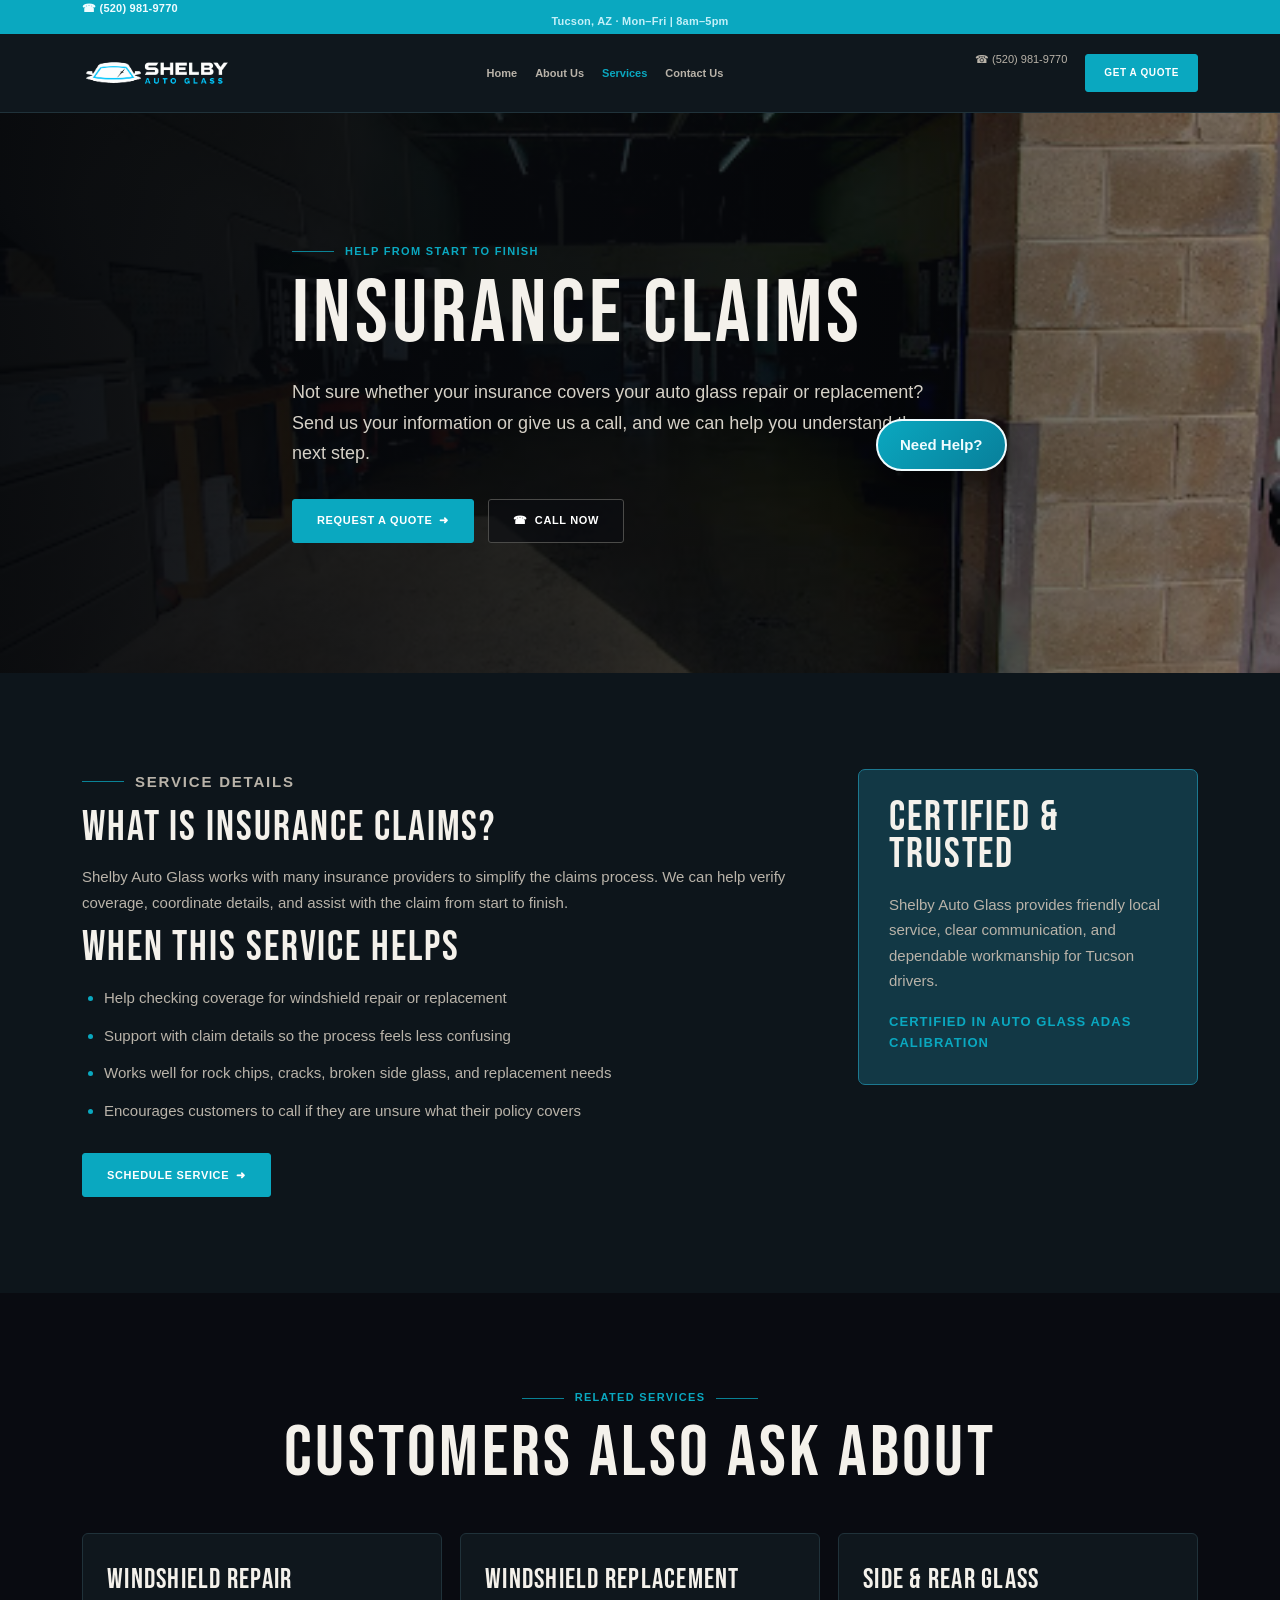
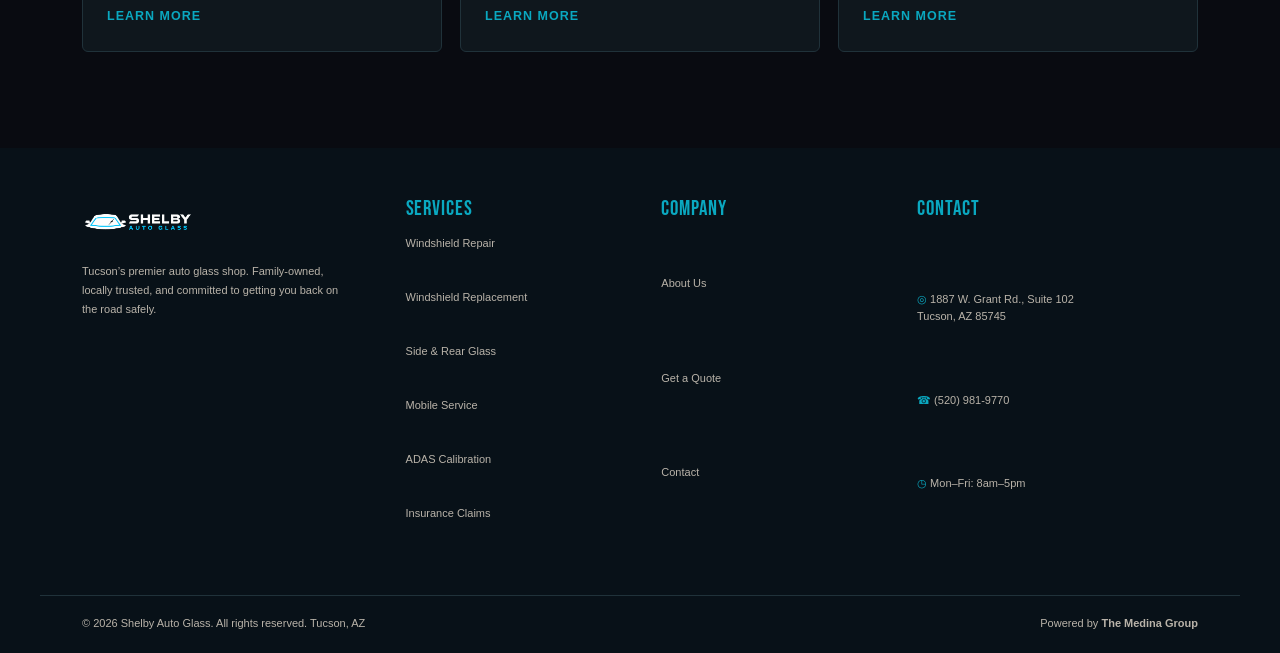
<file: services/insurance-claims.html>
<!doctype html>
<html lang="en">
  <head>
    <meta charset="utf-8" />
    <meta name="viewport" content="width=device-width, initial-scale=1" />
    <title>Auto Glass Insurance Claims in Tucson, AZ | Shelby Auto Glass</title>
    <meta name="description" content="Shelby Auto Glass works with many insurance providers to simplify auto glass repair and replacement claims from start to finish." />
    <link rel="preconnect" href="https://fonts.googleapis.com" />
    <link rel="preconnect" href="https://fonts.gstatic.com" crossorigin />
    <link href="https://fonts.googleapis.com/css2?family=Bebas+Neue&display=swap" rel="stylesheet" />
    <link rel="icon" type="image/png" href="../assets/logo/Shelby-Auto-Glass-Logo-Dark-Header-Web.png" />
    <link rel="apple-touch-icon" href="../assets/logo/Shelby-Auto-Glass-Logo-Dark-Header-Web.png" />
    <link rel="stylesheet" href="../styles.css" />
  </head>
  <body>
    <a class="skip-link" href="#main">Skip to content</a>
    <header class="site-header">
      <div class="utility-bar" aria-label="Utility information"><div class="container utility-bar__inner"><a class="utility-bar__phone" href="tel:+15209819770" aria-label="Call Shelby Auto Glass"><span aria-hidden="true">☎</span> (520) 981-9770</a><p>Tucson, AZ · Mon–Fri | 8am–5pm</p></div></div>
      <div class="main-header" aria-label="Primary navigation"><div class="container main-header__inner"><a class="logo" href="../index.html" aria-label="Shelby Auto Glass home"><img class="logo__image" src="../assets/logo/Shelby-Auto-Glass-Logo-Dark-Header-Web.png" alt="Shelby Auto Glass" width="1692" height="329" /></a><input class="nav-toggle" type="checkbox" id="nav-toggle" aria-label="Toggle navigation" /><label class="nav-toggle-label" for="nav-toggle" aria-hidden="true"><span></span><span></span><span></span></label><nav class="nav" aria-label="Main navigation">
            <a class="nav__link" href="../index.html#main">Home</a>
            <a class="nav__link" href="../index.html#about">About Us</a>
            <div class="nav__item nav__item--dropdown">
              <a class="nav__link nav__link--active" href="../index.html#services">Services</a>
              <div class="nav__dropdown" aria-label="Services submenu">
                <a href="windshield-repair.html">Windshield Repair</a>
                <a href="windshield-replacement.html">Windshield Replacement</a>
                <a href="side-rear-glass.html">Side &amp; Rear Glass</a>
                <a href="mobile-auto-glass-service.html">Mobile Auto Glass Service</a>
                <a href="adas-calibration.html">ADAS Calibration</a>
                <a href="insurance-claims.html">Insurance Claims</a>
              </div>
            </div>
            <a class="nav__link" href="../index.html#contact">Contact Us</a>
          </nav><div class="header-actions"><a class="header-actions__phone" href="tel:+15209819770"><span aria-hidden="true">☎</span> (520) 981-9770</a><a class="button button--small" href="../index.html#quote-title">Get a quote</a></div></div></div>
    </header>
    <main id="main">
      <section class="service-hero" aria-labelledby="service-title"><img class="service-hero__image" src="../IMG_9645.JPG" width="468" height="624" alt="Open Shelby Auto Glass Tucson shop bay used for customer service and insurance support" /><div class="container service-hero__inner"><p class="eyebrow eyebrow--ruled">Help from start to finish</p><h1 id="service-title">Insurance Claims</h1><p>Not sure whether your insurance covers your auto glass repair or replacement? Send us your information or give us a call, and we can help you understand the next step.</p><div class="hero__buttons"><a class="button" href="../index.html#quote-title">Request a quote <span aria-hidden="true">➜</span></a><a class="button button--outline" href="tel:+15209819770"><span aria-hidden="true">☎</span> Call now</a></div></div></section>
      <section class="service-detail section"><div class="container service-detail__grid"><article class="service-copy"><p class="eyebrow eyebrow--ruled">Service details</p><h2>What is insurance claims?</h2><p>Shelby Auto Glass works with many insurance providers to simplify the claims process. We can help verify coverage, coordinate details, and assist with the claim from start to finish.</p><h2>When this service helps</h2><ul><li>Help checking coverage for windshield repair or replacement</li>
<li>Support with claim details so the process feels less confusing</li>
<li>Works well for rock chips, cracks, broken side glass, and replacement needs</li>
<li>Encourages customers to call if they are unsure what their policy covers</li></ul><a class="button" href="../index.html#quote-title">Schedule service <span aria-hidden="true">➜</span></a></article><aside class="service-sidebar"><h2>Certified & trusted</h2><p>Shelby Auto Glass provides friendly local service, clear communication, and dependable workmanship for Tucson drivers.</p><strong>Certified in Auto Glass ADAS Calibration</strong></aside></div></section>
      <section class="related-services section"><div class="container"><div class="section-heading section-heading--center"><p class="eyebrow eyebrow--centered">Related services</p><h2>Customers also ask about</h2></div><div class="related-grid"><a class="related-card" href="windshield-repair.html"><span>Windshield Repair</span><small>Learn more</small></a>
<a class="related-card" href="windshield-replacement.html"><span>Windshield Replacement</span><small>Learn more</small></a>
<a class="related-card" href="side-rear-glass.html"><span>Side & Rear Glass</span><small>Learn more</small></a></div></div></section>
    </main>
    <footer class="footer" id="contact"><div class="container footer__inner"><section class="footer__brand" aria-label="Shelby Auto Glass"><a class="logo logo--footer" href="../index.html" aria-label="Shelby Auto Glass home"><img class="logo__image" src="../assets/logo/Shelby-Auto-Glass-Logo-Dark-Header-Web.png" alt="Shelby Auto Glass" width="1692" height="329" /></a><p>Tucson’s premier auto glass shop. Family-owned, locally trusted, and committed to getting you back on the road safely.</p></section><nav class="footer__column" aria-label="Services"><h2>Services</h2><a href="windshield-repair.html">Windshield Repair</a><a href="windshield-replacement.html">Windshield Replacement</a><a href="side-rear-glass.html">Side &amp; Rear Glass</a><a href="mobile-auto-glass-service.html">Mobile Service</a><a href="adas-calibration.html">ADAS Calibration</a><a href="insurance-claims.html">Insurance Claims</a></nav><nav class="footer__column" aria-label="Company"><h2>Company</h2><a href="../index.html#about">About Us</a><a href="../index.html#quote-title">Get a Quote</a><a href="#contact">Contact</a></nav><section class="footer__column footer__contact" aria-label="Contact information"><h2>Contact</h2><p><span aria-hidden="true">◎</span> 1887 W. Grant Rd., Suite 102<br />Tucson, AZ 85745</p><p><span aria-hidden="true">☎</span> <a href="tel:+15209819770">(520) 981-9770</a></p><p><span aria-hidden="true">◷</span> Mon–Fri: 8am–5pm</p></section></div><div class="container footer__bottom"><p>© 2026 Shelby Auto Glass. All rights reserved. Tucson, AZ</p><p>Powered by <a class="footer__credit-link" href="https://medinagroup.xyz" target="_blank" rel="noopener noreferrer">The Medina Group</a></p></div></footer><div class="mobile-sticky-actions" aria-label="Quick contact actions"><a href="tel:+15209819770">Call Now</a><a href="../index.html#quote-title">Request Quote</a></div>
  <script src="../help-bot.js" defer></script></body>
</html>
</file>
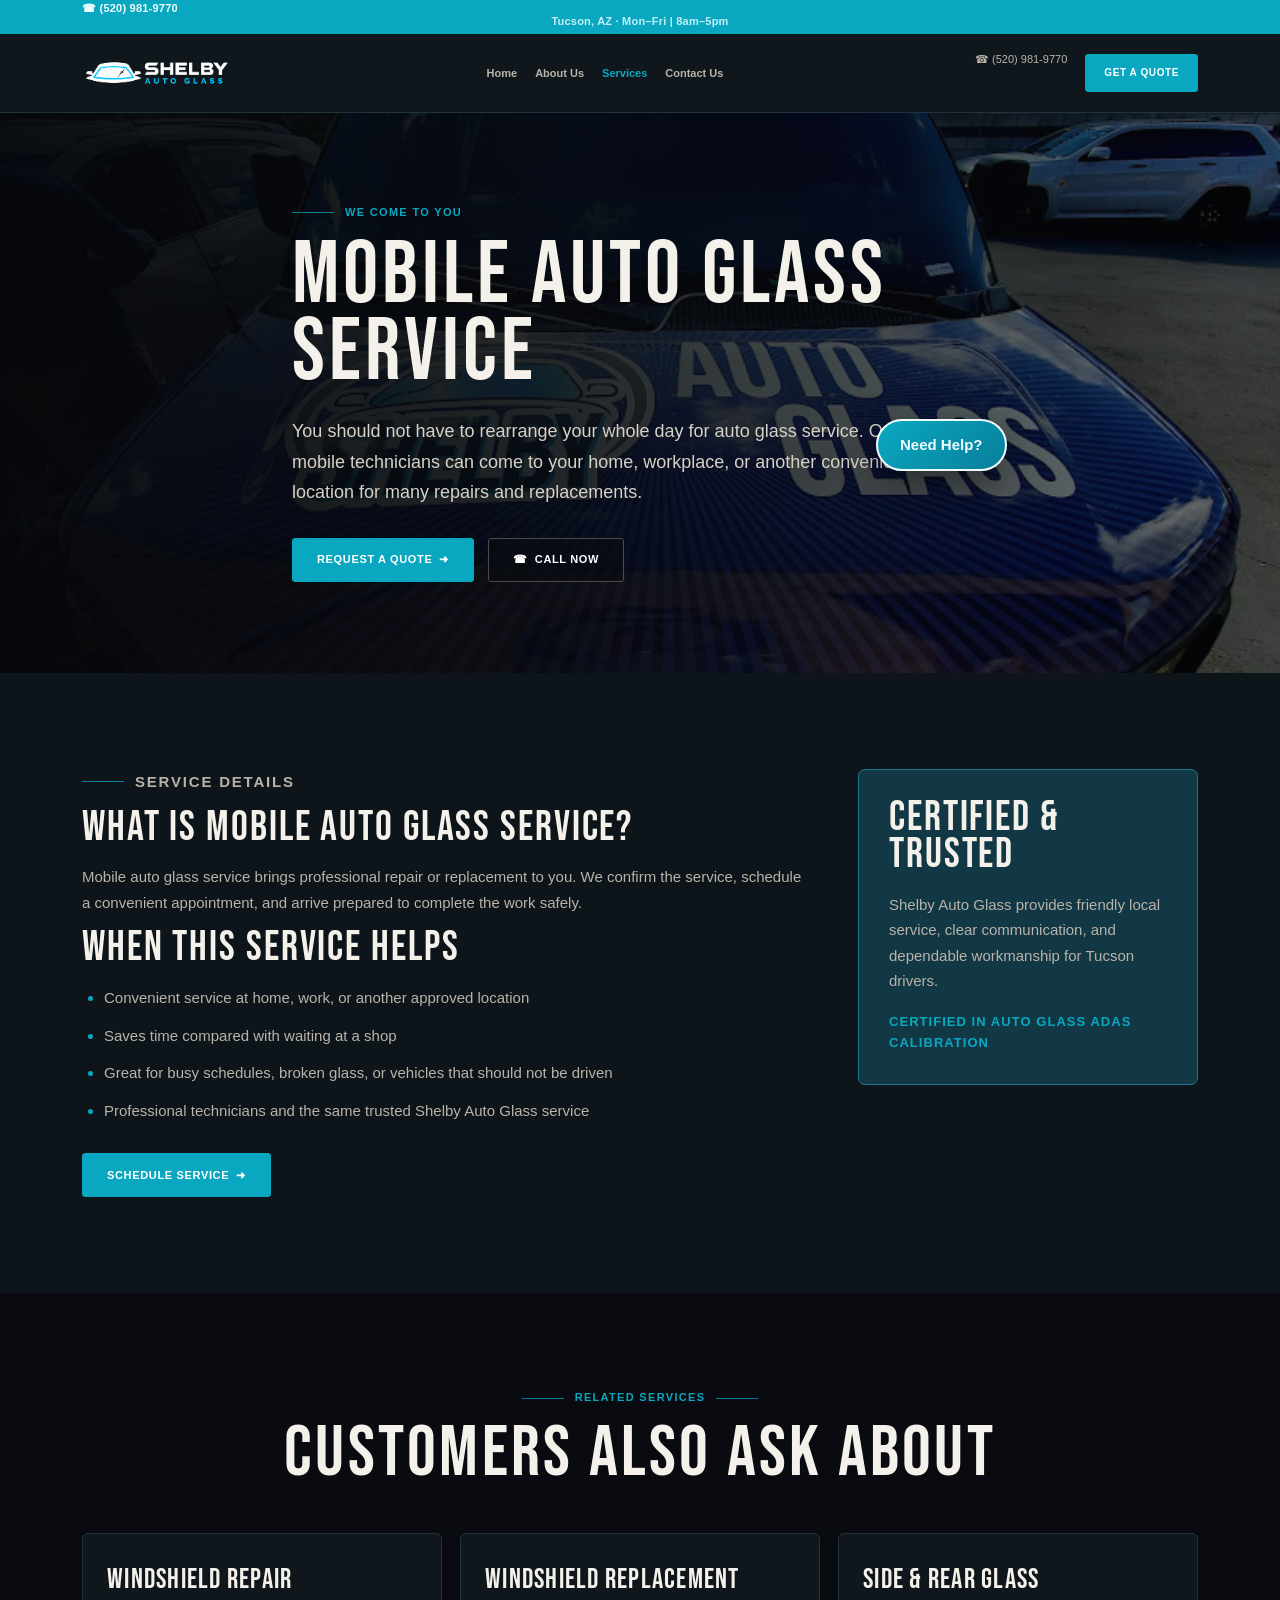
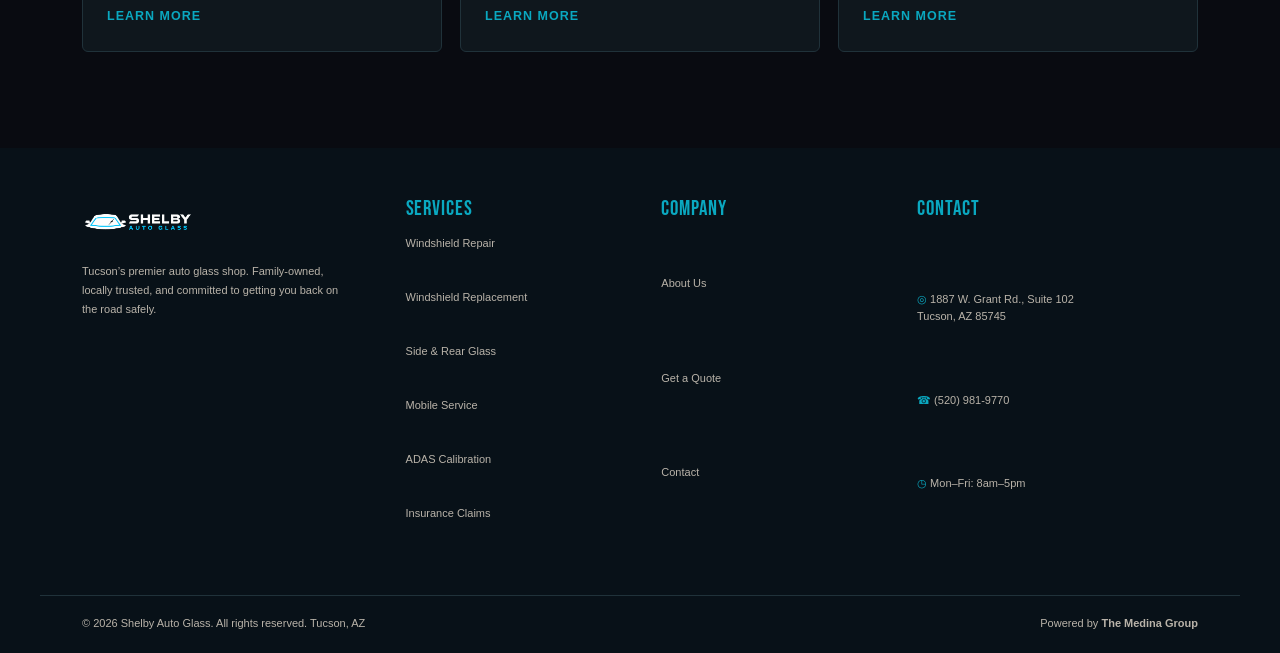
<file: services/mobile-auto-glass-service.html>
<!doctype html>
<html lang="en">
  <head>
    <meta charset="utf-8" />
    <meta name="viewport" content="width=device-width, initial-scale=1" />
    <title>Mobile Auto Glass Service in Tucson, AZ | Shelby Auto Glass</title>
    <meta name="description" content="Convenient mobile auto glass repair and replacement in Tucson. Shelby Auto Glass can come to your home, workplace, or another convenient location." />
    <link rel="preconnect" href="https://fonts.googleapis.com" />
    <link rel="preconnect" href="https://fonts.gstatic.com" crossorigin />
    <link href="https://fonts.googleapis.com/css2?family=Bebas+Neue&display=swap" rel="stylesheet" />
    <link rel="icon" type="image/png" href="../assets/logo/Shelby-Auto-Glass-Logo-Dark-Header-Web.png" />
    <link rel="apple-touch-icon" href="../assets/logo/Shelby-Auto-Glass-Logo-Dark-Header-Web.png" />
    <link rel="stylesheet" href="../styles.css" />
  </head>
  <body>
    <a class="skip-link" href="#main">Skip to content</a>
    <header class="site-header">
      <div class="utility-bar" aria-label="Utility information"><div class="container utility-bar__inner"><a class="utility-bar__phone" href="tel:+15209819770" aria-label="Call Shelby Auto Glass"><span aria-hidden="true">☎</span> (520) 981-9770</a><p>Tucson, AZ · Mon–Fri | 8am–5pm</p></div></div>
      <div class="main-header" aria-label="Primary navigation"><div class="container main-header__inner"><a class="logo" href="../index.html" aria-label="Shelby Auto Glass home"><img class="logo__image" src="../assets/logo/Shelby-Auto-Glass-Logo-Dark-Header-Web.png" alt="Shelby Auto Glass" width="1692" height="329" /></a><input class="nav-toggle" type="checkbox" id="nav-toggle" aria-label="Toggle navigation" /><label class="nav-toggle-label" for="nav-toggle" aria-hidden="true"><span></span><span></span><span></span></label><nav class="nav" aria-label="Main navigation">
            <a class="nav__link" href="../index.html#main">Home</a>
            <a class="nav__link" href="../index.html#about">About Us</a>
            <div class="nav__item nav__item--dropdown">
              <a class="nav__link nav__link--active" href="../index.html#services">Services</a>
              <div class="nav__dropdown" aria-label="Services submenu">
                <a href="windshield-repair.html">Windshield Repair</a>
                <a href="windshield-replacement.html">Windshield Replacement</a>
                <a href="side-rear-glass.html">Side &amp; Rear Glass</a>
                <a href="mobile-auto-glass-service.html">Mobile Auto Glass Service</a>
                <a href="adas-calibration.html">ADAS Calibration</a>
                <a href="insurance-claims.html">Insurance Claims</a>
              </div>
            </div>
            <a class="nav__link" href="../index.html#contact">Contact Us</a>
          </nav><div class="header-actions"><a class="header-actions__phone" href="tel:+15209819770"><span aria-hidden="true">☎</span> (520) 981-9770</a><a class="button button--small" href="../index.html#quote-title">Get a quote</a></div></div></div>
    </header>
    <main id="main">
      <section class="service-hero" style="--service-hero-image: url('../IMG_9646.JPG')" aria-labelledby="service-title"><div class="container service-hero__inner"><p class="eyebrow eyebrow--ruled">We come to you</p><h1 id="service-title">Mobile Auto Glass Service</h1><p>You should not have to rearrange your whole day for auto glass service. Our mobile technicians can come to your home, workplace, or another convenient location for many repairs and replacements.</p><div class="hero__buttons"><a class="button" href="../index.html#quote-title">Request a quote <span aria-hidden="true">➜</span></a><a class="button button--outline" href="tel:+15209819770"><span aria-hidden="true">☎</span> Call now</a></div></div></section>
      <section class="service-detail section"><div class="container service-detail__grid"><article class="service-copy"><p class="eyebrow eyebrow--ruled">Service details</p><h2>What is mobile auto glass service?</h2><p>Mobile auto glass service brings professional repair or replacement to you. We confirm the service, schedule a convenient appointment, and arrive prepared to complete the work safely.</p><h2>When this service helps</h2><ul><li>Convenient service at home, work, or another approved location</li>
<li>Saves time compared with waiting at a shop</li>
<li>Great for busy schedules, broken glass, or vehicles that should not be driven</li>
<li>Professional technicians and the same trusted Shelby Auto Glass service</li></ul><a class="button" href="../index.html#quote-title">Schedule service <span aria-hidden="true">➜</span></a></article><aside class="service-sidebar"><h2>Certified & trusted</h2><p>Shelby Auto Glass provides friendly local service, clear communication, and dependable workmanship for Tucson drivers.</p><strong>Certified in Auto Glass ADAS Calibration</strong></aside></div></section>
      <section class="related-services section"><div class="container"><div class="section-heading section-heading--center"><p class="eyebrow eyebrow--centered">Related services</p><h2>Customers also ask about</h2></div><div class="related-grid"><a class="related-card" href="windshield-repair.html"><span>Windshield Repair</span><small>Learn more</small></a>
<a class="related-card" href="windshield-replacement.html"><span>Windshield Replacement</span><small>Learn more</small></a>
<a class="related-card" href="side-rear-glass.html"><span>Side & Rear Glass</span><small>Learn more</small></a></div></div></section>
    </main>
    <footer class="footer" id="contact"><div class="container footer__inner"><section class="footer__brand" aria-label="Shelby Auto Glass"><a class="logo logo--footer" href="../index.html" aria-label="Shelby Auto Glass home"><img class="logo__image" src="../assets/logo/Shelby-Auto-Glass-Logo-Dark-Header-Web.png" alt="Shelby Auto Glass" width="1692" height="329" /></a><p>Tucson’s premier auto glass shop. Family-owned, locally trusted, and committed to getting you back on the road safely.</p></section><nav class="footer__column" aria-label="Services"><h2>Services</h2><a href="windshield-repair.html">Windshield Repair</a><a href="windshield-replacement.html">Windshield Replacement</a><a href="side-rear-glass.html">Side &amp; Rear Glass</a><a href="mobile-auto-glass-service.html">Mobile Service</a><a href="adas-calibration.html">ADAS Calibration</a><a href="insurance-claims.html">Insurance Claims</a></nav><nav class="footer__column" aria-label="Company"><h2>Company</h2><a href="../index.html#about">About Us</a><a href="../index.html#quote-title">Get a Quote</a><a href="#contact">Contact</a></nav><section class="footer__column footer__contact" aria-label="Contact information"><h2>Contact</h2><p><span aria-hidden="true">◎</span> 1887 W. Grant Rd., Suite 102<br />Tucson, AZ 85745</p><p><span aria-hidden="true">☎</span> <a href="tel:+15209819770">(520) 981-9770</a></p><p><span aria-hidden="true">◷</span> Mon–Fri: 8am–5pm</p></section></div><div class="container footer__bottom"><p>© 2026 Shelby Auto Glass. All rights reserved. Tucson, AZ</p><p>Powered by <a class="footer__credit-link" href="https://medinagroup.xyz" target="_blank" rel="noopener noreferrer">The Medina Group</a></p></div></footer><div class="mobile-sticky-actions" aria-label="Quick contact actions"><a href="tel:+15209819770">Call Now</a><a href="../index.html#quote-title">Request Quote</a></div>
  <script src="../help-bot.js" defer></script></body>
</html>
</file>
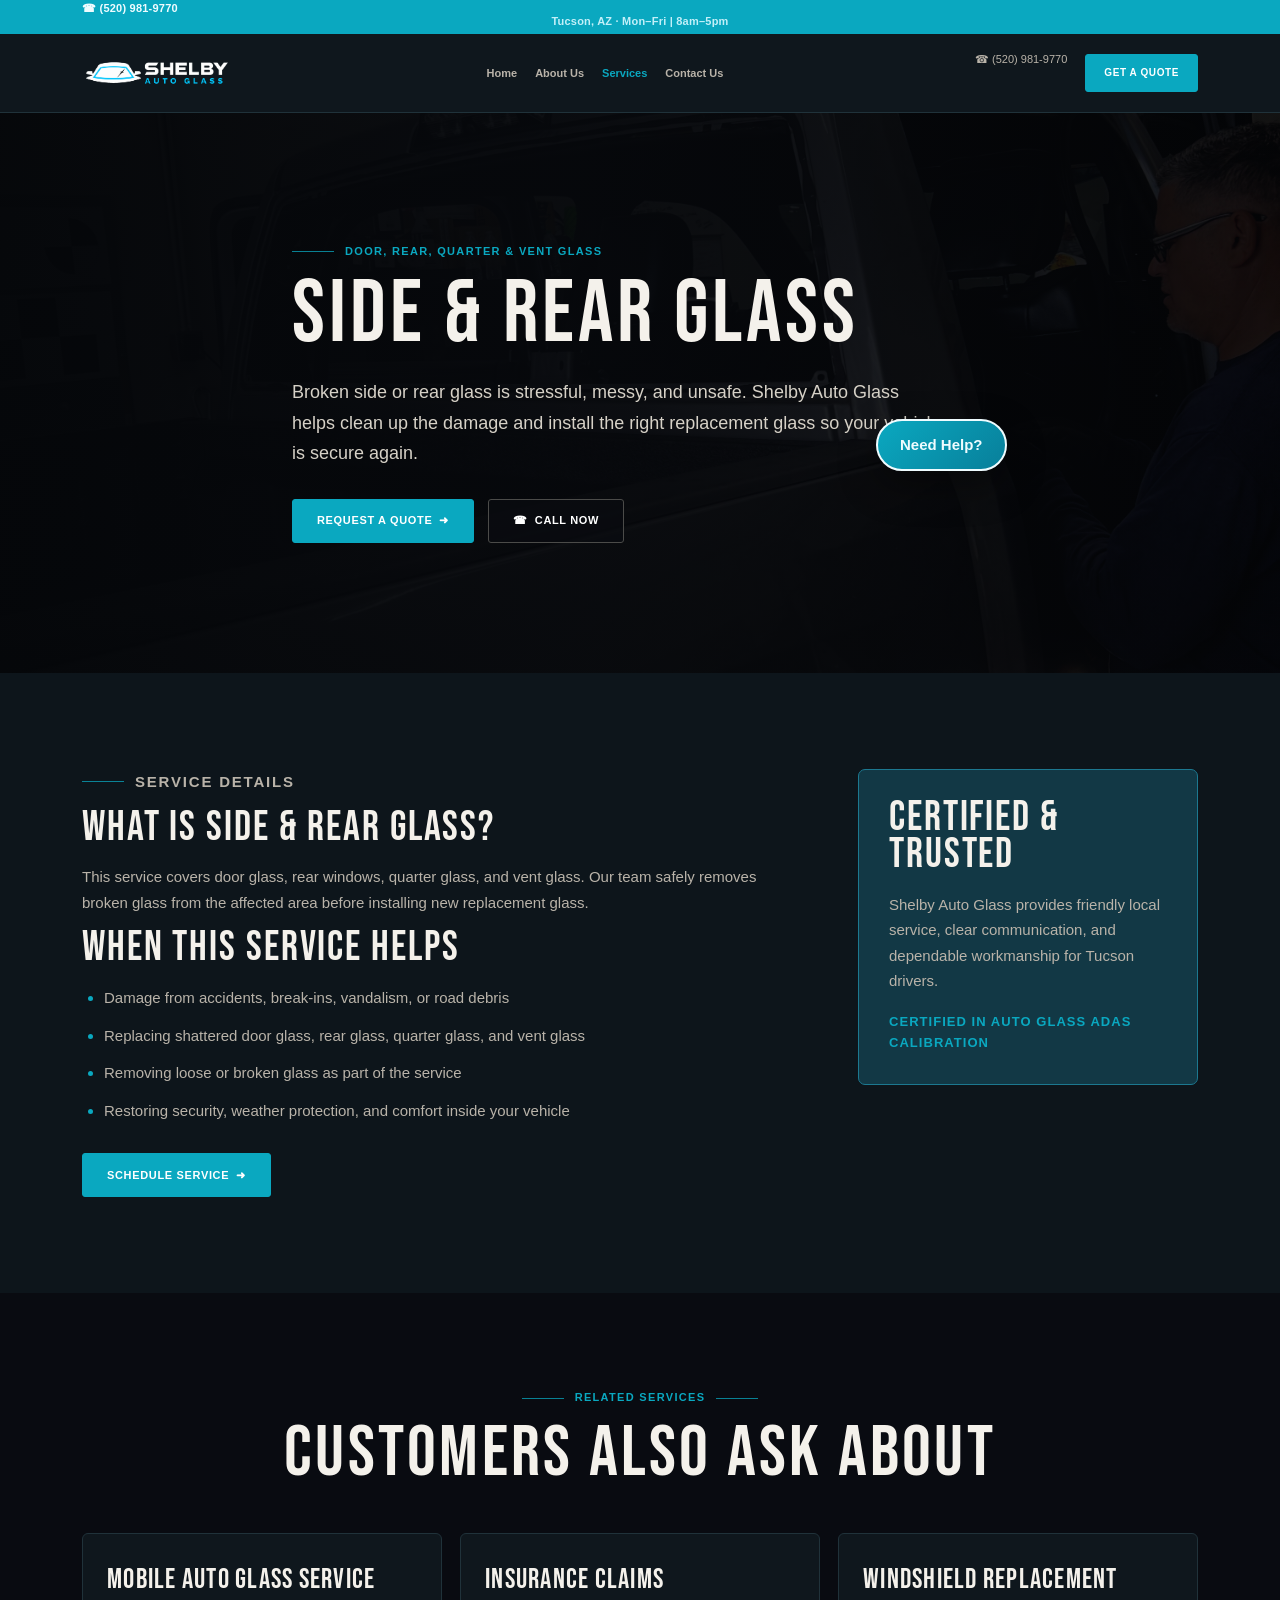
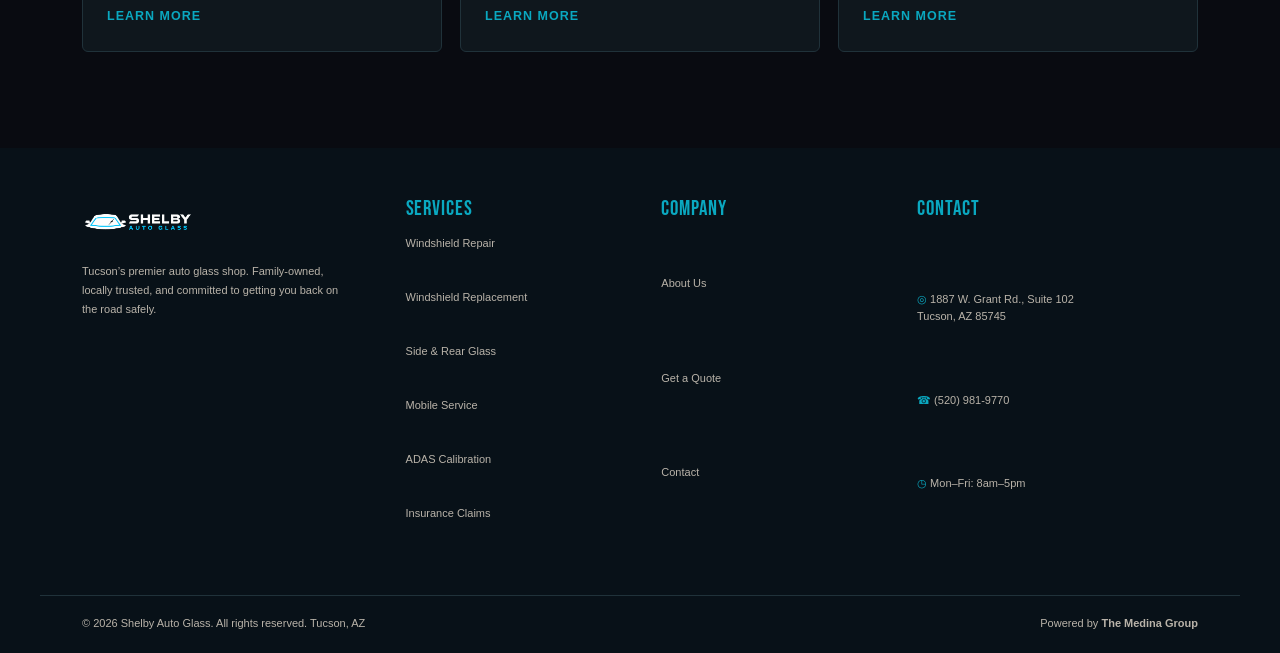
<file: services/side-rear-glass.html>
<!doctype html>
<html lang="en">
  <head>
    <meta charset="utf-8" />
    <meta name="viewport" content="width=device-width, initial-scale=1" />
    <title>Side and Rear Auto Glass Replacement in Tucson, AZ | Shelby Auto Glass</title>
    <meta name="description" content="Shelby Auto Glass replaces side windows, rear windows, quarter glass, and vent glass after break-ins, accidents, vandalism, and road debris damage." />
    <link rel="preconnect" href="https://fonts.googleapis.com" />
    <link rel="preconnect" href="https://fonts.gstatic.com" crossorigin />
    <link href="https://fonts.googleapis.com/css2?family=Bebas+Neue&display=swap" rel="stylesheet" />
    <link rel="icon" type="image/png" href="../assets/logo/Shelby-Auto-Glass-Logo-Dark-Header-Web.png" />
    <link rel="apple-touch-icon" href="../assets/logo/Shelby-Auto-Glass-Logo-Dark-Header-Web.png" />
    <link rel="stylesheet" href="../styles.css" />
  </head>
  <body>
    <a class="skip-link" href="#main">Skip to content</a>
    <header class="site-header">
      <div class="utility-bar" aria-label="Utility information"><div class="container utility-bar__inner"><a class="utility-bar__phone" href="tel:+15209819770" aria-label="Call Shelby Auto Glass"><span aria-hidden="true">☎</span> (520) 981-9770</a><p>Tucson, AZ · Mon–Fri | 8am–5pm</p></div></div>
      <div class="main-header" aria-label="Primary navigation"><div class="container main-header__inner"><a class="logo" href="../index.html" aria-label="Shelby Auto Glass home"><img class="logo__image" src="../assets/logo/Shelby-Auto-Glass-Logo-Dark-Header-Web.png" alt="Shelby Auto Glass" width="1692" height="329" /></a><input class="nav-toggle" type="checkbox" id="nav-toggle" aria-label="Toggle navigation" /><label class="nav-toggle-label" for="nav-toggle" aria-hidden="true"><span></span><span></span><span></span></label><nav class="nav" aria-label="Main navigation">
            <a class="nav__link" href="../index.html#main">Home</a>
            <a class="nav__link" href="../index.html#about">About Us</a>
            <div class="nav__item nav__item--dropdown">
              <a class="nav__link nav__link--active" href="../index.html#services">Services</a>
              <div class="nav__dropdown" aria-label="Services submenu">
                <a href="windshield-repair.html">Windshield Repair</a>
                <a href="windshield-replacement.html">Windshield Replacement</a>
                <a href="side-rear-glass.html">Side &amp; Rear Glass</a>
                <a href="mobile-auto-glass-service.html">Mobile Auto Glass Service</a>
                <a href="adas-calibration.html">ADAS Calibration</a>
                <a href="insurance-claims.html">Insurance Claims</a>
              </div>
            </div>
            <a class="nav__link" href="../index.html#contact">Contact Us</a>
          </nav><div class="header-actions"><a class="header-actions__phone" href="tel:+15209819770"><span aria-hidden="true">☎</span> (520) 981-9770</a><a class="button button--small" href="../index.html#quote-title">Get a quote</a></div></div></div>
    </header>
    <main id="main">
      <section class="service-hero" style="--service-image-position: 48% 48%" aria-labelledby="service-title"><img class="service-hero__image" src="../Rear%20replacement.jpeg" width="3024" height="4032" alt="Shelby Auto Glass technician replacing side and rear vehicle glass" /><div class="container service-hero__inner"><p class="eyebrow eyebrow--ruled">Door, rear, quarter & vent glass</p><h1 id="service-title">Side & Rear Glass</h1><p>Broken side or rear glass is stressful, messy, and unsafe. Shelby Auto Glass helps clean up the damage and install the right replacement glass so your vehicle is secure again.</p><div class="hero__buttons"><a class="button" href="../index.html#quote-title">Request a quote <span aria-hidden="true">➜</span></a><a class="button button--outline" href="tel:+15209819770"><span aria-hidden="true">☎</span> Call now</a></div></div></section>
      <section class="service-detail section"><div class="container service-detail__grid"><article class="service-copy"><p class="eyebrow eyebrow--ruled">Service details</p><h2>What is side & rear glass?</h2><p>This service covers door glass, rear windows, quarter glass, and vent glass. Our team safely removes broken glass from the affected area before installing new replacement glass.</p><h2>When this service helps</h2><ul><li>Damage from accidents, break-ins, vandalism, or road debris</li>
<li>Replacing shattered door glass, rear glass, quarter glass, and vent glass</li>
<li>Removing loose or broken glass as part of the service</li>
<li>Restoring security, weather protection, and comfort inside your vehicle</li></ul><a class="button" href="../index.html#quote-title">Schedule service <span aria-hidden="true">➜</span></a></article><aside class="service-sidebar"><h2>Certified & trusted</h2><p>Shelby Auto Glass provides friendly local service, clear communication, and dependable workmanship for Tucson drivers.</p><strong>Certified in Auto Glass ADAS Calibration</strong></aside></div></section>
      <section class="related-services section"><div class="container"><div class="section-heading section-heading--center"><p class="eyebrow eyebrow--centered">Related services</p><h2>Customers also ask about</h2></div><div class="related-grid"><a class="related-card" href="mobile-auto-glass-service.html"><span>Mobile Auto Glass Service</span><small>Learn more</small></a>
<a class="related-card" href="insurance-claims.html"><span>Insurance Claims</span><small>Learn more</small></a>
<a class="related-card" href="windshield-replacement.html"><span>Windshield Replacement</span><small>Learn more</small></a></div></div></section>
    </main>
    <footer class="footer" id="contact"><div class="container footer__inner"><section class="footer__brand" aria-label="Shelby Auto Glass"><a class="logo logo--footer" href="../index.html" aria-label="Shelby Auto Glass home"><img class="logo__image" src="../assets/logo/Shelby-Auto-Glass-Logo-Dark-Header-Web.png" alt="Shelby Auto Glass" width="1692" height="329" /></a><p>Tucson’s premier auto glass shop. Family-owned, locally trusted, and committed to getting you back on the road safely.</p></section><nav class="footer__column" aria-label="Services"><h2>Services</h2><a href="windshield-repair.html">Windshield Repair</a><a href="windshield-replacement.html">Windshield Replacement</a><a href="side-rear-glass.html">Side &amp; Rear Glass</a><a href="mobile-auto-glass-service.html">Mobile Service</a><a href="adas-calibration.html">ADAS Calibration</a><a href="insurance-claims.html">Insurance Claims</a></nav><nav class="footer__column" aria-label="Company"><h2>Company</h2><a href="../index.html#about">About Us</a><a href="../index.html#quote-title">Get a Quote</a><a href="#contact">Contact</a></nav><section class="footer__column footer__contact" aria-label="Contact information"><h2>Contact</h2><p><span aria-hidden="true">◎</span> 1887 W. Grant Rd., Suite 102<br />Tucson, AZ 85745</p><p><span aria-hidden="true">☎</span> <a href="tel:+15209819770">(520) 981-9770</a></p><p><span aria-hidden="true">◷</span> Mon–Fri: 8am–5pm</p></section></div><div class="container footer__bottom"><p>© 2026 Shelby Auto Glass. All rights reserved. Tucson, AZ</p><p>Powered by <a class="footer__credit-link" href="https://medinagroup.xyz" target="_blank" rel="noopener noreferrer">The Medina Group</a></p></div></footer><div class="mobile-sticky-actions" aria-label="Quick contact actions"><a href="tel:+15209819770">Call Now</a><a href="../index.html#quote-title">Request Quote</a></div>
  <script src="../help-bot.js" defer></script></body>
</html>
</file>
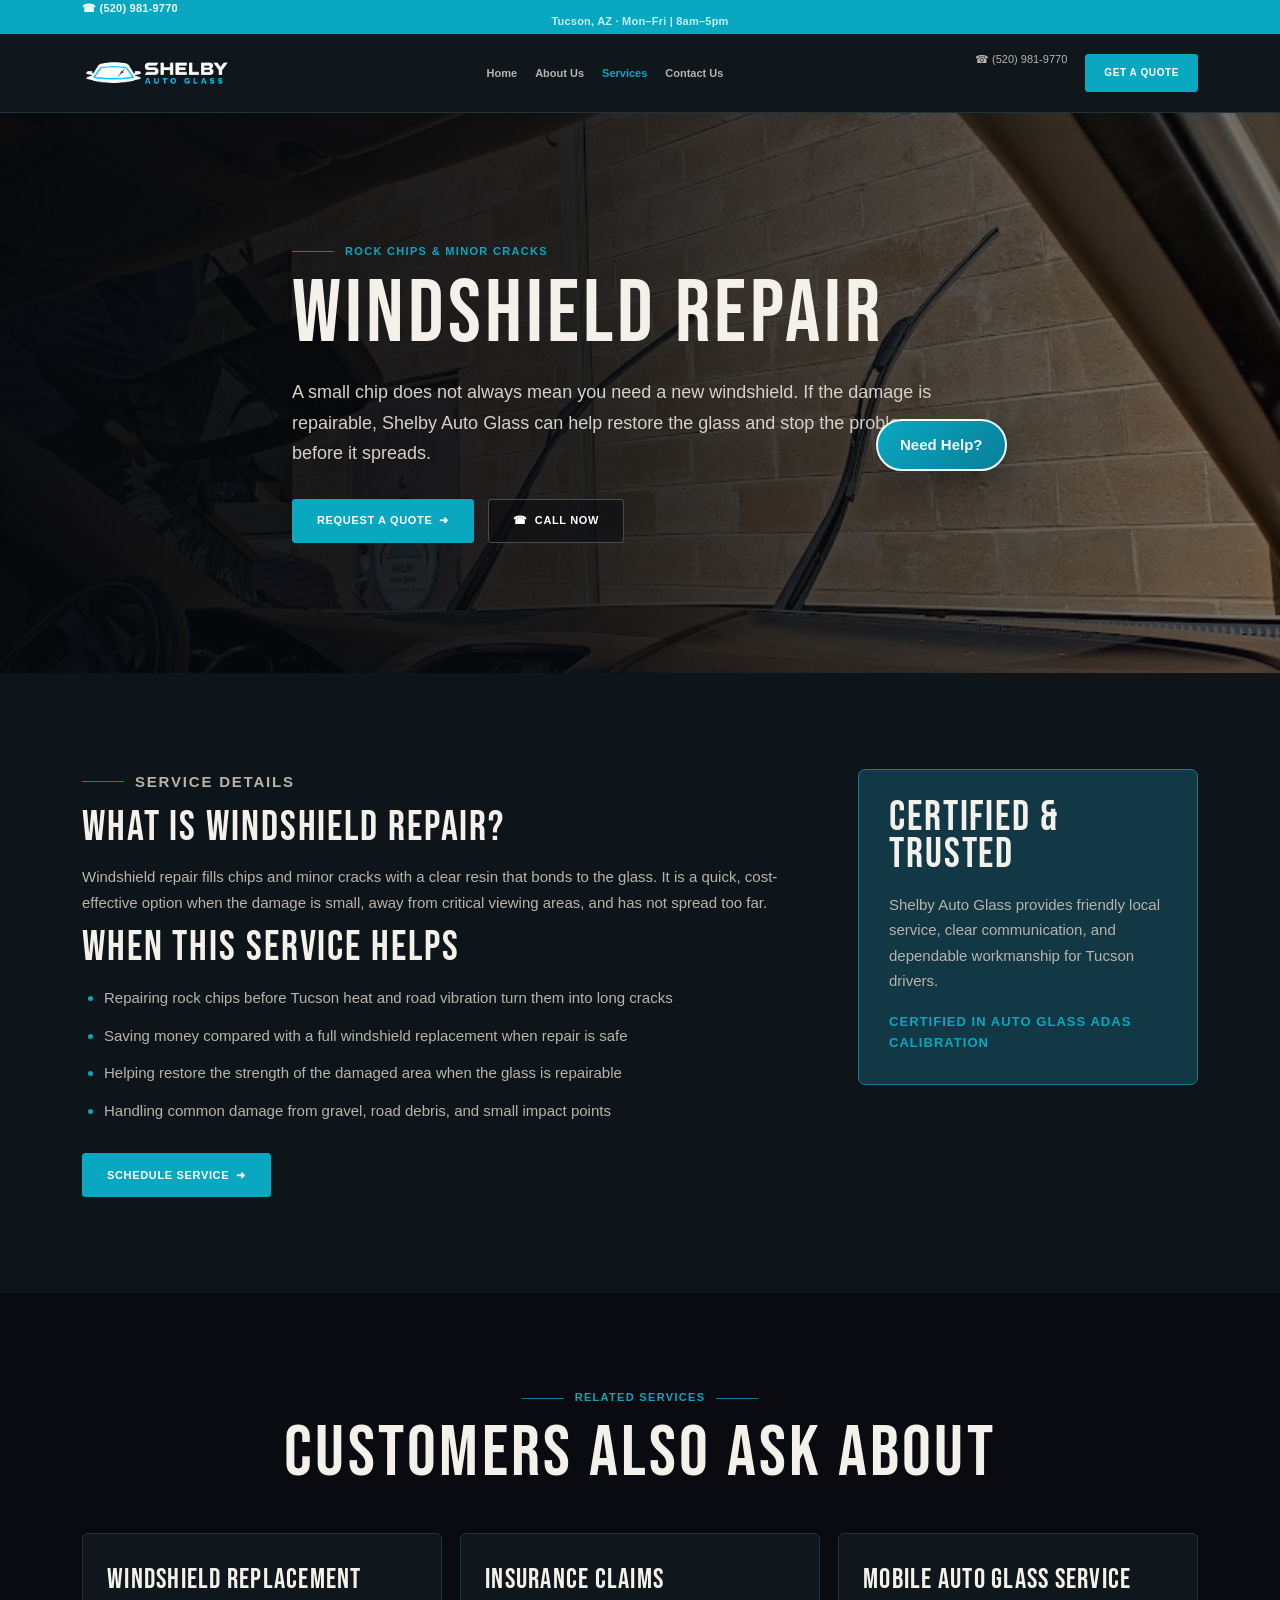
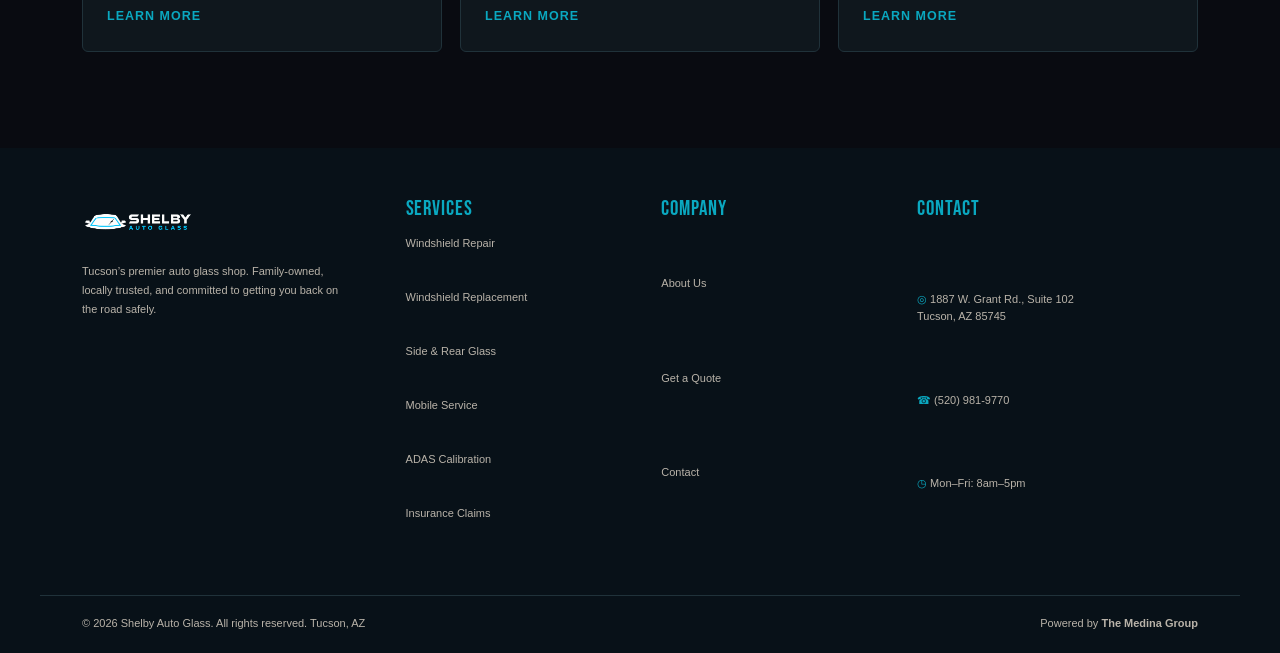
<file: services/windshield-repair.html>
<!doctype html>
<html lang="en">
  <head>
    <meta charset="utf-8" />
    <meta name="viewport" content="width=device-width, initial-scale=1" />
    <title>Windshield Repair in Tucson, AZ | Shelby Auto Glass</title>
    <meta name="description" content="Fast windshield repair in Tucson for rock chips and small cracks. Shelby Auto Glass repairs damage early to help prevent spreading and save money." />
    <link rel="preconnect" href="https://fonts.googleapis.com" />
    <link rel="preconnect" href="https://fonts.gstatic.com" crossorigin />
    <link href="https://fonts.googleapis.com/css2?family=Bebas+Neue&display=swap" rel="stylesheet" />
    <link rel="icon" type="image/png" href="../assets/logo/Shelby-Auto-Glass-Logo-Dark-Header-Web.png" />
    <link rel="apple-touch-icon" href="../assets/logo/Shelby-Auto-Glass-Logo-Dark-Header-Web.png" />
    <link rel="stylesheet" href="../styles.css" />
  </head>
  <body>
    <a class="skip-link" href="#main">Skip to content</a>
    <header class="site-header">
      <div class="utility-bar" aria-label="Utility information"><div class="container utility-bar__inner"><a class="utility-bar__phone" href="tel:+15209819770" aria-label="Call Shelby Auto Glass"><span aria-hidden="true">☎</span> (520) 981-9770</a><p>Tucson, AZ · Mon–Fri | 8am–5pm</p></div></div>
      <div class="main-header" aria-label="Primary navigation"><div class="container main-header__inner"><a class="logo" href="../index.html" aria-label="Shelby Auto Glass home"><img class="logo__image" src="../assets/logo/Shelby-Auto-Glass-Logo-Dark-Header-Web.png" alt="Shelby Auto Glass" width="1692" height="329" /></a><input class="nav-toggle" type="checkbox" id="nav-toggle" aria-label="Toggle navigation" /><label class="nav-toggle-label" for="nav-toggle" aria-hidden="true"><span></span><span></span><span></span></label><nav class="nav" aria-label="Main navigation">
            <a class="nav__link" href="../index.html#main">Home</a>
            <a class="nav__link" href="../index.html#about">About Us</a>
            <div class="nav__item nav__item--dropdown">
              <a class="nav__link nav__link--active" href="../index.html#services">Services</a>
              <div class="nav__dropdown" aria-label="Services submenu">
                <a href="windshield-repair.html">Windshield Repair</a>
                <a href="windshield-replacement.html">Windshield Replacement</a>
                <a href="side-rear-glass.html">Side &amp; Rear Glass</a>
                <a href="mobile-auto-glass-service.html">Mobile Auto Glass Service</a>
                <a href="adas-calibration.html">ADAS Calibration</a>
                <a href="insurance-claims.html">Insurance Claims</a>
              </div>
            </div>
            <a class="nav__link" href="../index.html#contact">Contact Us</a>
          </nav><div class="header-actions"><a class="header-actions__phone" href="tel:+15209819770"><span aria-hidden="true">☎</span> (520) 981-9770</a><a class="button button--small" href="../index.html#quote-title">Get a quote</a></div></div></div>
    </header>
    <main id="main">
      <section class="service-hero" aria-labelledby="service-title"><img class="service-hero__image" src="../IMG_9644.JPG" width="831" height="624" alt="Shelby Auto Glass windshield repair view from inside a customer vehicle" /><div class="container service-hero__inner"><p class="eyebrow eyebrow--ruled">Rock chips & minor cracks</p><h1 id="service-title">Windshield Repair</h1><p>A small chip does not always mean you need a new windshield. If the damage is repairable, Shelby Auto Glass can help restore the glass and stop the problem before it spreads.</p><div class="hero__buttons"><a class="button" href="../index.html#quote-title">Request a quote <span aria-hidden="true">➜</span></a><a class="button button--outline" href="tel:+15209819770"><span aria-hidden="true">☎</span> Call now</a></div></div></section>
      <section class="service-detail section"><div class="container service-detail__grid"><article class="service-copy"><p class="eyebrow eyebrow--ruled">Service details</p><h2>What is windshield repair?</h2><p>Windshield repair fills chips and minor cracks with a clear resin that bonds to the glass. It is a quick, cost-effective option when the damage is small, away from critical viewing areas, and has not spread too far.</p><h2>When this service helps</h2><ul><li>Repairing rock chips before Tucson heat and road vibration turn them into long cracks</li>
<li>Saving money compared with a full windshield replacement when repair is safe</li>
<li>Helping restore the strength of the damaged area when the glass is repairable</li>
<li>Handling common damage from gravel, road debris, and small impact points</li></ul><a class="button" href="../index.html#quote-title">Schedule service <span aria-hidden="true">➜</span></a></article><aside class="service-sidebar"><h2>Certified & trusted</h2><p>Shelby Auto Glass provides friendly local service, clear communication, and dependable workmanship for Tucson drivers.</p><strong>Certified in Auto Glass ADAS Calibration</strong></aside></div></section>
      <section class="related-services section"><div class="container"><div class="section-heading section-heading--center"><p class="eyebrow eyebrow--centered">Related services</p><h2>Customers also ask about</h2></div><div class="related-grid"><a class="related-card" href="windshield-replacement.html"><span>Windshield Replacement</span><small>Learn more</small></a>
<a class="related-card" href="insurance-claims.html"><span>Insurance Claims</span><small>Learn more</small></a>
<a class="related-card" href="mobile-auto-glass-service.html"><span>Mobile Auto Glass Service</span><small>Learn more</small></a></div></div></section>
    </main>
    <footer class="footer" id="contact"><div class="container footer__inner"><section class="footer__brand" aria-label="Shelby Auto Glass"><a class="logo logo--footer" href="../index.html" aria-label="Shelby Auto Glass home"><img class="logo__image" src="../assets/logo/Shelby-Auto-Glass-Logo-Dark-Header-Web.png" alt="Shelby Auto Glass" width="1692" height="329" /></a><p>Tucson’s premier auto glass shop. Family-owned, locally trusted, and committed to getting you back on the road safely.</p></section><nav class="footer__column" aria-label="Services"><h2>Services</h2><a href="windshield-repair.html">Windshield Repair</a><a href="windshield-replacement.html">Windshield Replacement</a><a href="side-rear-glass.html">Side &amp; Rear Glass</a><a href="mobile-auto-glass-service.html">Mobile Service</a><a href="adas-calibration.html">ADAS Calibration</a><a href="insurance-claims.html">Insurance Claims</a></nav><nav class="footer__column" aria-label="Company"><h2>Company</h2><a href="../index.html#about">About Us</a><a href="../index.html#quote-title">Get a Quote</a><a href="#contact">Contact</a></nav><section class="footer__column footer__contact" aria-label="Contact information"><h2>Contact</h2><p><span aria-hidden="true">◎</span> 1887 W. Grant Rd., Suite 102<br />Tucson, AZ 85745</p><p><span aria-hidden="true">☎</span> <a href="tel:+15209819770">(520) 981-9770</a></p><p><span aria-hidden="true">◷</span> Mon–Fri: 8am–5pm</p></section></div><div class="container footer__bottom"><p>© 2026 Shelby Auto Glass. All rights reserved. Tucson, AZ</p><p>Powered by <a class="footer__credit-link" href="https://medinagroup.xyz" target="_blank" rel="noopener noreferrer">The Medina Group</a></p></div></footer><div class="mobile-sticky-actions" aria-label="Quick contact actions"><a href="tel:+15209819770">Call Now</a><a href="../index.html#quote-title">Request Quote</a></div>
  <script src="../help-bot.js" defer></script></body>
</html>
</file>
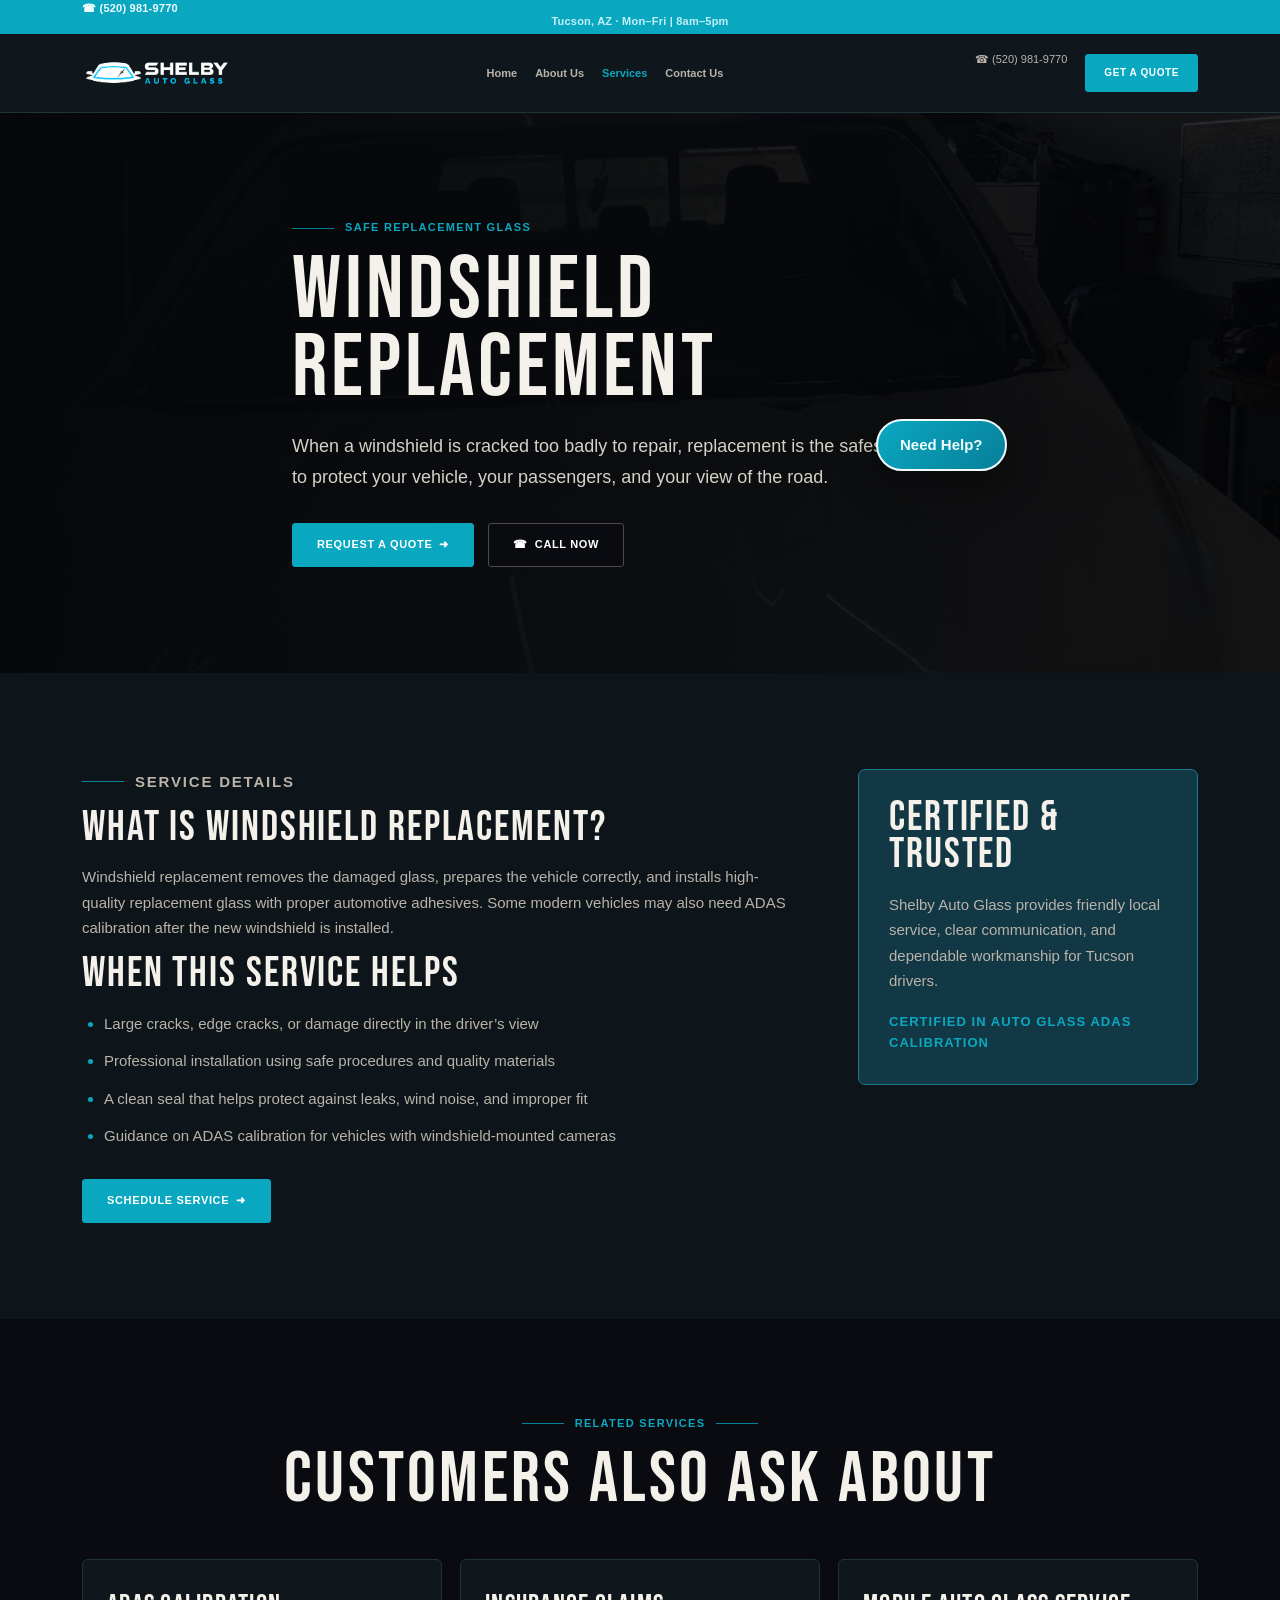
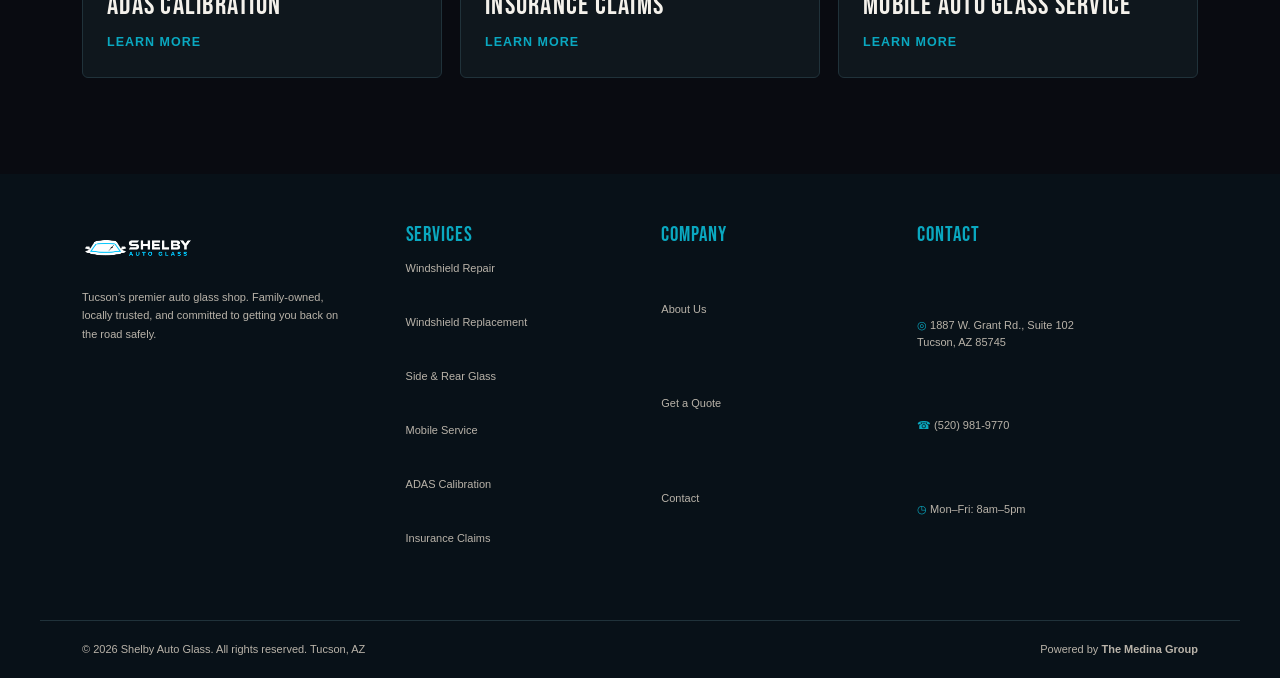
<file: services/windshield-replacement.html>
<!doctype html>
<html lang="en">
  <head>
    <meta charset="utf-8" />
    <meta name="viewport" content="width=device-width, initial-scale=1" />
    <title>Windshield Replacement in Tucson, AZ | Shelby Auto Glass</title>
    <meta name="description" content="Professional windshield replacement in Tucson with quality glass, proper adhesives, safe installation practices, and ADAS calibration guidance when needed." />
    <link rel="preconnect" href="https://fonts.googleapis.com" />
    <link rel="preconnect" href="https://fonts.gstatic.com" crossorigin />
    <link href="https://fonts.googleapis.com/css2?family=Bebas+Neue&display=swap" rel="stylesheet" />
    <link rel="icon" type="image/png" href="../assets/logo/Shelby-Auto-Glass-Logo-Dark-Header-Web.png" />
    <link rel="apple-touch-icon" href="../assets/logo/Shelby-Auto-Glass-Logo-Dark-Header-Web.png" />
    <link rel="stylesheet" href="../styles.css" />
  </head>
  <body>
    <a class="skip-link" href="#main">Skip to content</a>
    <header class="site-header">
      <div class="utility-bar" aria-label="Utility information"><div class="container utility-bar__inner"><a class="utility-bar__phone" href="tel:+15209819770" aria-label="Call Shelby Auto Glass"><span aria-hidden="true">☎</span> (520) 981-9770</a><p>Tucson, AZ · Mon–Fri | 8am–5pm</p></div></div>
      <div class="main-header" aria-label="Primary navigation"><div class="container main-header__inner"><a class="logo" href="../index.html" aria-label="Shelby Auto Glass home"><img class="logo__image" src="../assets/logo/Shelby-Auto-Glass-Logo-Dark-Header-Web.png" alt="Shelby Auto Glass" width="1692" height="329" /></a><input class="nav-toggle" type="checkbox" id="nav-toggle" aria-label="Toggle navigation" /><label class="nav-toggle-label" for="nav-toggle" aria-hidden="true"><span></span><span></span><span></span></label><nav class="nav" aria-label="Main navigation">
            <a class="nav__link" href="../index.html#main">Home</a>
            <a class="nav__link" href="../index.html#about">About Us</a>
            <div class="nav__item nav__item--dropdown">
              <a class="nav__link nav__link--active" href="../index.html#services">Services</a>
              <div class="nav__dropdown" aria-label="Services submenu">
                <a href="windshield-repair.html">Windshield Repair</a>
                <a href="windshield-replacement.html">Windshield Replacement</a>
                <a href="side-rear-glass.html">Side &amp; Rear Glass</a>
                <a href="mobile-auto-glass-service.html">Mobile Auto Glass Service</a>
                <a href="adas-calibration.html">ADAS Calibration</a>
                <a href="insurance-claims.html">Insurance Claims</a>
              </div>
            </div>
            <a class="nav__link" href="../index.html#contact">Contact Us</a>
          </nav><div class="header-actions"><a class="header-actions__phone" href="tel:+15209819770"><span aria-hidden="true">☎</span> (520) 981-9770</a><a class="button button--small" href="../index.html#quote-title">Get a quote</a></div></div></div>
    </header>
    <main id="main">
      <section class="service-hero" aria-labelledby="service-title"><img class="service-hero__image" src="../replacement.jpg" width="3024" height="4032" alt="Windshield replacement underway inside the Shelby Auto Glass shop" /><div class="container service-hero__inner"><p class="eyebrow eyebrow--ruled">Safe replacement glass</p><h1 id="service-title">Windshield Replacement</h1><p>When a windshield is cracked too badly to repair, replacement is the safest way to protect your vehicle, your passengers, and your view of the road.</p><div class="hero__buttons"><a class="button" href="../index.html#quote-title">Request a quote <span aria-hidden="true">➜</span></a><a class="button button--outline" href="tel:+15209819770"><span aria-hidden="true">☎</span> Call now</a></div></div></section>
      <section class="service-detail section"><div class="container service-detail__grid"><article class="service-copy"><p class="eyebrow eyebrow--ruled">Service details</p><h2>What is windshield replacement?</h2><p>Windshield replacement removes the damaged glass, prepares the vehicle correctly, and installs high-quality replacement glass with proper automotive adhesives. Some modern vehicles may also need ADAS calibration after the new windshield is installed.</p><h2>When this service helps</h2><ul><li>Large cracks, edge cracks, or damage directly in the driver’s view</li>
<li>Professional installation using safe procedures and quality materials</li>
<li>A clean seal that helps protect against leaks, wind noise, and improper fit</li>
<li>Guidance on ADAS calibration for vehicles with windshield-mounted cameras</li></ul><a class="button" href="../index.html#quote-title">Schedule service <span aria-hidden="true">➜</span></a></article><aside class="service-sidebar"><h2>Certified & trusted</h2><p>Shelby Auto Glass provides friendly local service, clear communication, and dependable workmanship for Tucson drivers.</p><strong>Certified in Auto Glass ADAS Calibration</strong></aside></div></section>
      <section class="related-services section"><div class="container"><div class="section-heading section-heading--center"><p class="eyebrow eyebrow--centered">Related services</p><h2>Customers also ask about</h2></div><div class="related-grid"><a class="related-card" href="adas-calibration.html"><span>ADAS Calibration</span><small>Learn more</small></a>
<a class="related-card" href="insurance-claims.html"><span>Insurance Claims</span><small>Learn more</small></a>
<a class="related-card" href="mobile-auto-glass-service.html"><span>Mobile Auto Glass Service</span><small>Learn more</small></a></div></div></section>
    </main>
    <footer class="footer" id="contact"><div class="container footer__inner"><section class="footer__brand" aria-label="Shelby Auto Glass"><a class="logo logo--footer" href="../index.html" aria-label="Shelby Auto Glass home"><img class="logo__image" src="../assets/logo/Shelby-Auto-Glass-Logo-Dark-Header-Web.png" alt="Shelby Auto Glass" width="1692" height="329" /></a><p>Tucson’s premier auto glass shop. Family-owned, locally trusted, and committed to getting you back on the road safely.</p></section><nav class="footer__column" aria-label="Services"><h2>Services</h2><a href="windshield-repair.html">Windshield Repair</a><a href="windshield-replacement.html">Windshield Replacement</a><a href="side-rear-glass.html">Side &amp; Rear Glass</a><a href="mobile-auto-glass-service.html">Mobile Service</a><a href="adas-calibration.html">ADAS Calibration</a><a href="insurance-claims.html">Insurance Claims</a></nav><nav class="footer__column" aria-label="Company"><h2>Company</h2><a href="../index.html#about">About Us</a><a href="../index.html#quote-title">Get a Quote</a><a href="#contact">Contact</a></nav><section class="footer__column footer__contact" aria-label="Contact information"><h2>Contact</h2><p><span aria-hidden="true">◎</span> 1887 W. Grant Rd., Suite 102<br />Tucson, AZ 85745</p><p><span aria-hidden="true">☎</span> <a href="tel:+15209819770">(520) 981-9770</a></p><p><span aria-hidden="true">◷</span> Mon–Fri: 8am–5pm</p></section></div><div class="container footer__bottom"><p>© 2026 Shelby Auto Glass. All rights reserved. Tucson, AZ</p><p>Powered by <a class="footer__credit-link" href="https://medinagroup.xyz" target="_blank" rel="noopener noreferrer">The Medina Group</a></p></div></footer><div class="mobile-sticky-actions" aria-label="Quick contact actions"><a href="tel:+15209819770">Call Now</a><a href="../index.html#quote-title">Request Quote</a></div>
  <script src="../help-bot.js" defer></script></body>
</html>
</file>
<file: styles.css>
:root {
  --black: #070d12;
  --near-black: #0b1218;
  --charcoal: #101820;
  --section: #0d151b;
  --strip: #081118;
  --brand-blue: #0aa8c0;
  --brand-blue-dark: #087f9a;
  --brand-blue-soft: #87d6ea;
  --brand-blue-muted: #0f5262;
  --brand-blue-card: #123845;
  --brand-blue-card-light: #16556a;
  --orange: var(--brand-blue);
  --orange-dark: var(--brand-blue-dark);
  --bronze: var(--brand-blue-muted);
  --card-brown: var(--brand-blue-card);
  --card-brown-light: var(--brand-blue-card-light);
  --line: #20323a;
  --line-bright: #1c7890;
  --text: #f4f1eb;
  --muted: #b9b3a9;
  --dim: #7f7a73;
  --font-heading: "Bebas Neue", "Arial Narrow", "Oswald", "Anton", Impact, sans-serif;
  --font-body: Inter, Montserrat, "Segoe UI", Arial, sans-serif;
  --container: 1200px;
  --section-y: 96px;
  --section-heading-gap: 48px;
  --heading-track: 0.045em;
  --hero-image: url("IMG_9647.JPG");
}

* {
  box-sizing: border-box;
}

html {
  scroll-behavior: smooth;
}

body {
  background: var(--black);
  color: var(--text);
  font-family: var(--font-body);
  font-size: 15px;
  line-height: 1.6;
  margin: 0;
}

a {
  color: inherit;
  text-decoration: none;
}

button,
input,
select {
  font: inherit;
}

.skip-link {
  background: var(--orange);
  color: var(--black);
  font-weight: 900;
  left: 16px;
  padding: 10px 14px;
  position: absolute;
  top: -48px;
  z-index: 1000;
}

.skip-link:focus {
  top: 16px;
}

.container {
  margin: 0 auto;
  max-width: var(--container);
  padding: 0 42px;
  width: 100%;
}

.site-header {
  position: relative;
  z-index: 10;
}

.utility-bar {
  background: var(--orange);
  color: #effcff;
  font-size: 11px;
  font-weight: 800;
  height: 34px;
  letter-spacing: 0.02em;
}

.utility-bar__inner {
  align-items: center;
  display: grid;
  grid-template-columns: 1fr auto 1fr;
  height: 34px;
}

.utility-bar p {
  color: #d8f8ff;
  margin: 0;
  opacity: 0.9;
}

.utility-bar__phone {
  justify-self: start;
}

.utility-bar__button {
  background: #effcff;
  border-radius: 2px;
  color: #063947;
  font-size: 10px;
  font-weight: 900;
  justify-self: end;
  letter-spacing: 0.08em;
  padding: 8px 17px;
  text-transform: uppercase;
}

.main-header {
  background: #0f171d;
  border-bottom: 1px solid #20323a;
}

.main-header__inner {
  align-items: center;
  display: grid;
  grid-template-columns: 190px 1fr 260px;
  min-height: 78px;
}

.logo {
  align-items: center;
  display: inline-flex;
  width: max-content;
}

.logo__image {
  display: block;
  height: auto;
  max-height: 66px;
  object-fit: contain;
  width: 150px;
}

.nav {
  align-items: center;
  display: flex;
  gap: 31px;
  justify-content: center;
}

.nav__link,
.header-actions__phone,
.footer a,
.footer p {
  color: var(--muted);
  font-size: 11px;
}

.nav__link {
  align-items: center;
  display: inline-flex;
  font-weight: 700;
  justify-content: center;
  line-height: 1;
  min-height: 44px;
  padding: 0;
}

.nav__link--active,
.nav__link:hover,
.footer a:hover {
  color: var(--orange);
}

.header-actions {
  align-items: center;
  display: flex;
  gap: 18px;
  justify-content: flex-end;
}

.header-actions__phone {
  white-space: nowrap;
}

.nav-toggle,
.nav-toggle-label {
  display: none;
}

.button,
.quote-form button {
  align-items: center;
  background: var(--orange);
  border: 1px solid var(--orange);
  border-radius: 3px;
  color: #fff;
  cursor: pointer;
  display: inline-flex;
  font-size: 11px;
  font-weight: 900;
  gap: 7px;
  justify-content: center;
  letter-spacing: 0.06em;
  min-height: 44px;
  padding: 0 24px;
  text-transform: uppercase;
}

.button--small {
  font-size: 10px;
  min-height: 38px;
  padding: 0 18px;
}

.button--outline {
  background: rgba(10, 12, 16, 0.56);
  border-color: #4b4b49;
  color: #fff;
}

.hero {
  background: linear-gradient(90deg, rgba(5, 7, 10, 0.96) 0%, rgba(7, 9, 13, 0.89) 38%, rgba(7, 9, 13, 0.72) 100%),
    var(--hero-image);
  background-position: center;
  background-size: cover;
  min-height: 729px;
  position: relative;
}

.hero::before {
  background:
    linear-gradient(104deg, transparent 0 54%, rgba(255, 255, 255, 0.035) 54.2% 54.8%, transparent 55% 100%),
    radial-gradient(ellipse at 72% 72%, rgba(10, 168, 192, 0.16), transparent 36%);
  content: "";
  inset: 0;
  pointer-events: none;
  position: absolute;
}

.hero__inner {
  align-items: center;
  display: grid;
  gap: 62px;
  grid-template-columns: minmax(0, 1fr) 438px;
  min-height: 729px;
  padding-bottom: 92px;
  padding-top: 92px;
  position: relative;
  z-index: 1;
}

.eyebrow {
  color: var(--orange);
  font-size: 11px;
  font-weight: 900;
  letter-spacing: 0.12em;
  margin: 0 0 15px;
  text-transform: uppercase;
}

.eyebrow--ruled,
.eyebrow--centered {
  align-items: center;
  display: flex;
  gap: 11px;
}

.eyebrow--ruled::before,
.eyebrow--centered::before,
.eyebrow--centered::after {
  background: var(--orange);
  content: "";
  display: inline-block;
  height: 1px;
  opacity: 0.75;
  width: 42px;
}

.eyebrow--centered {
  justify-content: center;
}

h1,
h2,
h3 {
  font-family: var(--font-heading);
  font-weight: 400;
  letter-spacing: var(--heading-track);
  line-height: 0.88;
  margin: 0;
  text-transform: uppercase;
}

h1 {
  font-size: clamp(72px, 6.9vw, 96px);
  max-width: 650px;
}

.hero-title__line,
.final-cta__line {
  display: block;
}

.hero-title__line {
  white-space: nowrap;
}

.hero-title__accent,
.mobile-service h2 span,
.final-cta__accent {
  color: var(--orange);
}

.hero__text {
  color: #d6d1c7;
  font-size: 17px;
  line-height: 1.68;
  margin: 25px 0 0;
  max-width: 600px;
}

.hero__buttons {
  display: flex;
  gap: 14px;
  margin-top: 30px;
}

.stats {
  display: flex;
  gap: 42px;
  margin: 58px 0 0;
}

.stats div {
  min-width: 86px;
}

.stats dt {
  color: var(--orange);
  font-family: var(--font-heading);
  font-size: 34px;
  font-weight: 400;
  letter-spacing: 0.04em;
  line-height: 1;
}

.stats dd {
  color: var(--dim);
  font-size: 10px;
  font-weight: 800;
  letter-spacing: 0.08em;
  margin: 6px 0 0;
  text-transform: uppercase;
}

.quote-card {
  background: linear-gradient(180deg, rgba(13, 28, 36, 0.97), rgba(7, 15, 21, 0.97));
  border: 1px solid #1f6c80;
  border-radius: 7px;
  box-shadow: 0 32px 70px rgba(0, 0, 0, 0.55);
  padding: 32px 29px 27px;
}

.quote-card h2 {
  font-size: 26px;
}

.quote-card > p {
  color: var(--muted);
  font-size: 11px;
  margin: 4px 0 19px;
}

.quote-form {
  display: grid;
  gap: 12px;
}

.quote-form label {
  color: #c4beb5;
  display: grid;
  font-size: 10px;
  font-weight: 900;
  gap: 6px;
  letter-spacing: 0.12em;
  text-transform: uppercase;
}

.quote-form input,
.quote-form select {
  appearance: none;
  background-color: var(--bronze);
  border: 1px solid #2d8da3;
  border-radius: 3px;
  color: #effcff;
  min-height: 40px;
  padding: 0 16px;
  width: 100%;
}

.quote-form select {
  background-image: linear-gradient(45deg, transparent 50%, var(--brand-blue-soft) 50%), linear-gradient(135deg, var(--brand-blue-soft) 50%, transparent 50%);
  background-position: calc(100% - 15px) 17px, calc(100% - 10px) 17px;
  background-repeat: no-repeat;
  background-size: 5px 5px;
}

.quote-form input::placeholder {
  color: #aee7f2;
  opacity: 0.72;
}

.quote-form button {
  margin-top: 4px;
  width: 100%;
}

.quote-form small {
  color: var(--muted);
  font-size: 10px;
  text-align: center;
}

.section {
  padding: var(--section-y) 0;
}

.services,
.process,
.reviews {
  background: var(--section);
}

.section-heading {
  margin-bottom: var(--section-heading-gap);
}

.section-heading--center {
  text-align: center;
}

.section-heading h2,
.mobile-service h2,
.final-cta h2 {
  font-size: clamp(56px, 5.8vw, 72px);
}

.section-subtitle {
  color: var(--muted);
  font-size: 14px;
  margin: 12px 0 0;
}

.service-grid {
  display: grid;
  gap: 20px;
  grid-template-columns: repeat(4, minmax(0, 1fr));
}

.service-card {
  background-color: #141414;
  border-radius: 5px;
  box-shadow: inset 0 0 0 1px rgba(255, 255, 255, 0.08);
  min-height: 324px;
  overflow: hidden;
  position: relative;
}

.service-card::after {
  background: linear-gradient(180deg, rgba(5, 6, 9, 0.04) 0%, rgba(7, 8, 12, 0.24) 34%, rgba(7, 8, 12, 0.82) 66%, rgba(7, 8, 12, 0.99) 100%);
  content: "";
  inset: 0;
  pointer-events: none;
  position: absolute;
  z-index: 1;
}

.service-card__image {
  height: 100%;
  inset: 0;
  object-fit: cover;
  object-position: var(--service-image-position, center);
  position: absolute;
  width: 100%;
}

.service-card--repair .service-card__image { object-position: center 45%; }
.service-card--replacement .service-card__image { object-position: center 46%; }
.service-card--side .service-card__image { object-position: 48% 48%; }
.service-card--mobile .service-card__image { object-position: 28% center; }
.service-card--adas .service-card__image { object-position: 55% 38%; }
.service-card--insurance .service-card__image { object-position: center 42%; }

.service-card__content {
  bottom: 0;
  left: 0;
  padding: 0 24px 28px;
  position: absolute;
  right: 0;
  z-index: 2;
}

.service-card__icon {
  color: var(--orange);
  display: block;
  font-size: 13px;
  margin-bottom: 11px;
}

.service-card h3 {
  font-size: 28px;
  margin-bottom: 9px;
}

.service-card p {
  color: #c9c4bd;
  font-size: 13px;
  line-height: 1.58;
  margin: 0 0 18px;
}

.service-card a {
  color: var(--orange);
  font-family: var(--font-heading);
  font-size: 16px;
  font-weight: 400;
  letter-spacing: 0.08em;
  text-transform: uppercase;
}

.trust-strip {
  background: #0c0e13;
  border-bottom: 1px solid #20323a;
  border-top: 1px solid #1d3440;
  padding: 26px 0;
}

.trust-strip__inner {
  display: grid;
  gap: 28px;
  grid-template-columns: repeat(4, minmax(0, 1fr));
}

.trust-strip article {
  align-items: center;
  display: flex;
  gap: 11px;
}

.trust-strip article > span {
  color: var(--orange);
  font-size: 18px;
  line-height: 1;
}

.trust-strip h2 {
  font-size: 20px;
}

.trust-strip p {
  color: var(--muted);
  font-size: 11px;
  margin: 4px 0 0;
}

.process {
  padding-bottom: 104px;
  padding-top: 96px;
}

.process-grid {
  display: grid;
  gap: 0;
  grid-template-columns: repeat(3, minmax(0, 1fr));
  margin: 50px auto 0;
  max-width: 840px;
  position: relative;
}

.process-grid::before {
  border-top: 2px dotted #1c7890;
  content: "";
  left: 19%;
  opacity: 0.55;
  position: absolute;
  right: 19%;
  top: 40px;
}

.process-step {
  padding: 0 34px;
  position: relative;
  text-align: center;
  z-index: 1;
}

.process-step__icon {
  align-items: center;
  background: var(--card-brown-light);
  border: 1px solid #1c7890;
  border-radius: 50%;
  color: var(--orange);
  display: inline-flex;
  font-size: 25px;
  height: 64px;
  justify-content: center;
  margin: 0 auto 28px;
  width: 64px;
}

.process-step__icon::after {
  align-items: center;
  background: #0f2731;
  border: 1px solid #2d8da3;
  border-radius: 50%;
  color: var(--orange);
  content: counter(step, decimal-leading-zero);
  counter-increment: step;
  display: flex;
  font-size: 8px;
  font-weight: 900;
  height: 17px;
  justify-content: center;
  position: absolute;
  transform: translate(28px, -28px);
  width: 17px;
}

.process-grid {
  counter-reset: step;
}

.process-step h3 {
  font-size: 26px;
  margin-bottom: 10px;
}

.process-step p {
  color: var(--muted);
  font-size: 14px;
  line-height: 1.6;
  margin: 0;
}

.mobile-service {
  background: #080a0f;
  display: grid;
  grid-template-columns: 50% 50%;
  min-height: 620px;
}

.mobile-service__image {
  background: linear-gradient(90deg, rgba(4, 6, 10, 0.08), rgba(6, 8, 13, 0.74)),
    url("IMG_9646.JPG");
  background-position: center;
  background-size: cover;
}

.mobile-service__content {
  align-self: center;
  max-width: 540px;
  padding: 76px 54px 76px 82px;
}

.mobile-service h2 {
  max-width: 390px;
}

.mobile-service__content > p:not(.eyebrow) {
  color: #c9c4bd;
  font-size: 15px;
  line-height: 1.68;
  margin: 24px 0 30px;
}

.mobile-service__actions {
  align-items: center;
  display: flex;
  gap: 18px;
}

.mobile-service small {
  color: var(--muted);
  font-size: 11px;
}

.reviews {
  padding-bottom: 98px;
  padding-top: 96px;
}

.review-grid {
  display: grid;
  gap: 22px;
  grid-template-columns: repeat(3, minmax(0, 1fr));
}

.review-card {
  background: var(--card-brown);
  border: 1px solid var(--line-bright);
  border-radius: 6px;
  display: flex;
  flex-direction: column;
  margin: 0;
  min-height: 224px;
  padding: 31px 31px 27px;
}

.stars {
  color: var(--orange);
  font-size: 16px;
  letter-spacing: 0.13em;
  margin-bottom: 16px;
}

.review-card blockquote {
  color: #eee7df;
  font-size: 14px;
  font-style: italic;
  line-height: 1.62;
  margin: 0 0 22px;
}

.review-card figcaption {
  display: grid;
  gap: 2px;
  margin-top: auto;
}

.review-card strong {
  color: #fff;
  font-size: 12px;
}

.review-card span {
  color: var(--muted);
  font-size: 10px;
}

.final-cta {
  background: #090b11;
  border-bottom: 1px solid var(--line);
  min-height: 430px;
  padding: 96px 0 92px;
}

.final-cta__inner {
  align-items: center;
  display: grid;
  gap: 86px;
  grid-template-columns: minmax(0, 1fr) 380px;
}

.final-cta h2 {
  max-width: 390px;
}

.final-cta p:not(.eyebrow) {
  color: var(--muted);
  font-size: 15px;
  line-height: 1.68;
  margin: 24px 0 0;
  max-width: 440px;
}

.final-cta__actions {
  display: grid;
  gap: 12px;
  width: 100%;
}

.final-cta__actions .button {
  min-height: 54px;
  width: 100%;
}

.footer {
  background: #081118;
  padding-top: 52px;
}

.footer__inner {
  display: grid;
  gap: 62px;
  grid-template-columns: 1.35fr 1fr 1fr 1.45fr;
  padding-bottom: 46px;
}

.footer__brand .logo__image {
  width: 112px;
}

.footer__brand p {
  line-height: 1.7;
  margin: 18px 0 19px;
  max-width: 260px;
}

.social-links {
  display: flex;
  gap: 17px;
}

.social-links a {
  color: var(--dim);
  font-weight: 900;
}

.footer__column {
  display: grid;
  gap: 10px;
  justify-items: start;
}

.footer__column h2 {
  color: var(--orange);
  font-family: var(--font-heading);
  font-size: 21px;
  margin: 0 0 6px;
  text-transform: uppercase;
}

.footer__contact p {
  line-height: 1.55;
  margin: 0;
}

.footer__contact span {
  color: var(--orange);
}

.footer__bottom {
  align-items: center;
  border-top: 1px solid var(--line);
  display: flex;
  justify-content: space-between;
  min-height: 58px;
}

.footer__bottom p {
  margin: 0;
}

.footer__credit-link {
  font-weight: 700;
  text-decoration: none;
  text-underline-offset: 3px;
  transition: color 180ms ease, text-decoration-color 180ms ease;
}

.footer__credit-link:hover,
.footer__credit-link:focus-visible {
  color: var(--orange);
  text-decoration: underline;
}

@media (max-width: 1050px) {
  .container {
    padding: 0 28px;
  }

  .main-header__inner {
    grid-template-columns: auto 1fr auto;
  }

  .header-actions__phone {
    display: none;
  }

  .hero__inner {
    gap: 34px;
    grid-template-columns: minmax(0, 1fr) 400px;
  }

  h1 {
    font-size: clamp(64px, 6.8vw, 82px);
  }

  .trust-strip__inner {
    gap: 20px;
  }
}

@media (max-width: 960px) {
  .hero,
  .hero__inner {
    min-height: auto;
  }

  .hero__inner {
    grid-template-columns: 1fr;
    padding-bottom: 64px;
    padding-top: 64px;
  }

  .quote-card {
    max-width: 540px;
  }
}

@media (max-width: 880px) {
  .utility-bar {
    height: auto;
  }

  .utility-bar__inner {
    gap: 8px;
    grid-template-columns: 1fr;
    height: auto;
    justify-items: center;
    padding-bottom: 8px;
    padding-top: 8px;
    text-align: center;
  }

  .utility-bar__phone,
  .utility-bar__button {
    justify-self: center;
  }

  .main-header__inner {
    grid-template-columns: auto auto;
    min-height: 70px;
  }

  .nav-toggle-label {
    display: grid;
    gap: 5px;
    justify-self: end;
  }

  .nav-toggle-label span {
    background: var(--text);
    display: block;
    height: 2px;
    width: 28px;
  }

  .nav {
    background: #0f171d;
    border-top: 1px solid var(--line);
    display: none;
    flex-direction: column;
    grid-column: 1 / -1;
    padding: 12px 0 20px;
  }

  .nav a {
    padding: 10px 0;
  }

  .nav__link {
    width: 100%;
  }

  .nav-toggle:checked ~ .nav {
    display: flex;
  }

  .header-actions {
    display: none;
  }

  .hero,
  .hero__inner {
    min-height: auto;
  }

  .hero__inner,
  .service-grid,
  .trust-strip__inner,
  .process-grid,
  .review-grid,
  .final-cta__inner,
  .footer__inner {
    grid-template-columns: 1fr;
  }

  .hero__inner {
    padding-bottom: 58px;
    padding-top: 58px;
  }

  h1 {
    font-size: clamp(60px, 15vw, 78px);
  }

  .stats {
    flex-wrap: wrap;
    margin-top: 46px;
  }

  .quote-card {
    max-width: 540px;
  }

  .service-card {
    min-height: 300px;
  }

  .trust-strip article {
    border-bottom: 1px solid var(--line);
    padding-bottom: 16px;
  }

  .trust-strip article:last-child {
    border-bottom: 0;
    padding-bottom: 0;
  }

  .process-grid {
    gap: 36px;
  }

  .process-grid::before {
    border-left: 2px dotted #1c7890;
    border-top: 0;
    bottom: 15%;
    left: 50%;
    right: auto;
    top: 10%;
  }

  .mobile-service {
    grid-template-columns: 1fr;
  }

  .mobile-service__image {
    min-height: 360px;
  }

  .mobile-service__content {
    max-width: none;
    padding: 58px 28px;
  }


  .footer__inner {
    gap: 34px;
  }

  .footer__bottom {
    align-items: flex-start;
    flex-direction: column;
    gap: 10px;
    justify-content: center;
    padding-bottom: 18px;
    padding-top: 18px;
  }
}

@media (max-width: 560px) {
  .container {
    padding: 0 20px;
  }

  .hero__buttons,
  .mobile-service__actions {
    align-items: stretch;
    flex-direction: column;
  }

  .button,
  .quote-form button {
    width: 100%;
  }

  .quote-card {
    padding: 25px 20px;
  }

  .section {
    padding: 62px 0;
  }

  .section-heading h2,
  .mobile-service h2,
  .final-cta h2 {
    font-size: 50px;
  }

  .hero-title__line {
    white-space: normal;
  }
}

.service-grid {
  grid-template-columns: repeat(3, minmax(0, 1fr));
}

.service-hero {
  background-color: #071018;
  background-image: var(--service-hero-image);
  background-position: center;
  background-size: cover;
  min-height: 560px;
  overflow: hidden;
  position: relative;
}

.service-hero::before {
  background: linear-gradient(90deg, rgba(5, 7, 10, 0.96) 0%, rgba(7, 9, 13, 0.86) 44%, rgba(7, 9, 13, 0.45) 100%);
  content: "";
  inset: 0;
  pointer-events: none;
  position: absolute;
  z-index: 1;
}

.service-hero__image {
  height: 100%;
  inset: 0;
  object-fit: cover;
  object-position: var(--service-image-position, center);
  position: absolute;
  width: 100%;
}

.service-hero__inner {
  display: flex;
  flex-direction: column;
  justify-content: center;
  min-height: 560px;
  max-width: 780px;
  padding-bottom: 88px;
  padding-top: 88px;
  position: relative;
  z-index: 2;
}

.service-hero p:not(.eyebrow) {
  color: #d6d1c7;
  font-size: 18px;
  line-height: 1.7;
  margin: 24px 0 0;
  max-width: 650px;
}

.service-detail {
  background: var(--section);
}

.service-detail__grid {
  display: grid;
  gap: 56px;
  grid-template-columns: minmax(0, 1fr) 340px;
}

.service-copy h2,
.service-sidebar h2 {
  font-size: 42px;
  margin: 0 0 18px;
}

.service-copy p,
.service-copy li,
.service-sidebar p {
  color: var(--muted);
  font-size: 15px;
  line-height: 1.7;
}

.service-copy ul {
  display: grid;
  gap: 12px;
  margin: 0 0 30px;
  padding-left: 22px;
}

.service-copy li::marker {
  color: var(--orange);
}

.service-sidebar {
  align-self: start;
  background: var(--card-brown);
  border: 1px solid var(--line-bright);
  border-radius: 7px;
  padding: 30px;
}

.service-sidebar strong {
  color: var(--orange);
  display: block;
  font-size: 13px;
  letter-spacing: 0.08em;
  margin-top: 18px;
  text-transform: uppercase;
}

.adas-feature-list {
  display: flex;
  flex-wrap: wrap;
  gap: 10px;
  margin: 22px 0 34px;
}

.adas-feature-list span {
  border: 1px solid var(--line-bright);
  border-radius: 999px;
  color: #effcff;
  font-size: 12px;
  padding: 8px 12px;
}

.related-services {
  background: #090b11;
}

.related-grid {
  display: grid;
  gap: 18px;
  grid-template-columns: repeat(3, minmax(0, 1fr));
}

.related-card {
  background: #0f171d;
  border: 1px solid var(--line);
  border-radius: 6px;
  padding: 24px;
}

.related-card span {
  display: block;
  font-family: var(--font-heading);
  font-size: 28px;
  letter-spacing: var(--heading-track);
  text-transform: uppercase;
}

.related-card small {
  color: var(--orange);
  font-weight: 900;
  letter-spacing: 0.08em;
  text-transform: uppercase;
}

@media (max-width: 880px) {
  .service-grid,
  .service-detail__grid,
  .related-grid {
    grid-template-columns: 1fr;
  }

  .service-hero,
  .service-hero__inner {
    min-height: auto;
  }

  .service-hero__inner {
    padding-bottom: 64px;
    padding-top: 64px;
  }
}

@media (min-width: 881px) {
  .nav {
    gap: 18px;
  }

  .nav__link {
    white-space: nowrap;
  }
}

/* Mobile-first UX, SEO content sections, and simplified navigation */
html,
body {
  overflow-x: hidden;
}

img,
iframe {
  max-width: 100%;
}

a,
button,
.nav-toggle-label,
.quote-form input,
.quote-form select {
  min-height: 44px;
}

.nav__item {
  align-items: center;
  display: inline-flex;
  line-height: 1;
  position: relative;
}

.nav__dropdown {
  background: #0f171d;
  border: 1px solid var(--line-bright);
  border-radius: 8px;
  box-shadow: 0 18px 44px rgba(0, 0, 0, 0.4);
  display: none;
  left: 50%;
  min-width: 245px;
  padding: 10px;
  position: absolute;
  top: calc(100% + 12px);
  transform: translateX(-50%);
  z-index: 30;
}

.nav__dropdown a {
  border-radius: 5px;
  color: var(--muted);
  display: block;
  font-size: 12px;
  font-weight: 800;
  padding: 11px 12px;
}

.nav__dropdown a:hover,
.nav__dropdown a:focus-visible {
  background: rgba(10, 168, 192, 0.12);
  color: var(--orange);
}

.nav__item--dropdown:hover .nav__dropdown,
.nav__item--dropdown:focus-within .nav__dropdown {
  display: block;
}

.about,
.contact {
  background: #090f15;
}

.about__grid,
.contact__grid {
  display: grid;
  gap: 42px;
  grid-template-columns: minmax(0, 1fr) minmax(320px, 0.82fr);
  align-items: start;
}

.about h2,
.contact h2 {
  font-size: clamp(46px, 5vw, 64px);
  max-width: 680px;
}

.about p,
.contact__details p {
  color: var(--muted);
  font-size: 15px;
  line-height: 1.75;
}

.certification-callout {
  background: rgba(10, 168, 192, 0.12);
  border: 1px solid var(--line-bright);
  border-radius: 8px;
  padding: 18px;
}

.certification-callout strong,
.contact__cards strong {
  color: var(--orange);
}

.about__cards,
.contact__cards {
  display: grid;
  gap: 14px;
}

.about__cards article,
.contact__cards p {
  background: var(--card-brown);
  border: 1px solid var(--line-bright);
  border-radius: 8px;
  margin: 0;
  padding: 20px;
}

.about__cards span {
  color: var(--orange);
  font-size: 22px;
}

.about__cards h3 {
  font-size: 28px;
  margin: 8px 0;
}

.contact__cards a,
.contact__cards strong {
  display: block;
}

.map {
  border: 0;
  border-radius: 8px;
  height: 260px;
  margin-top: 18px;
  width: 100%;
}

.mobile-sticky-actions {
  display: none;
}

@media (max-width: 880px) {
  .nav__item,
  .nav__item .nav__link {
    width: 100%;
    text-align: center;
  }

  .nav__dropdown {
    background: rgba(10, 168, 192, 0.08);
    border: 0;
    box-shadow: none;
    display: grid;
    left: auto;
    min-width: 0;
    padding: 0 0 8px;
    position: static;
    transform: none;
    width: 100%;
  }

  .about__grid,
  .contact__grid {
    grid-template-columns: 1fr;
  }

  .contact__form {
    order: -1;
  }

  .mobile-sticky-actions {
    bottom: 0;
    display: grid;
    grid-template-columns: 1fr 1fr;
    left: 0;
    position: fixed;
    right: 0;
    z-index: 100;
  }

  .mobile-sticky-actions a {
    align-items: center;
    background: var(--orange);
    border: 1px solid rgba(255, 255, 255, 0.18);
    color: #fff;
    display: flex;
    font-size: 12px;
    font-weight: 900;
    justify-content: center;
    letter-spacing: 0.08em;
    min-height: 54px;
    text-transform: uppercase;
  }

  body {
    padding-bottom: 54px;
  }
}

@media (max-width: 560px) {
  .stats {
    gap: 20px;
  }

  .quote-form input,
  .quote-form select {
    min-height: 46px;
  }

  .footer__bottom {
    font-size: 12px;
  }
}

.adas-gallery {
  background: linear-gradient(180deg, rgba(8, 17, 24, 0.96), rgba(13, 21, 27, 0.98));
  border-top: 1px solid rgba(28, 120, 144, 0.22);
}

.section-heading p:not(.eyebrow) {
  color: var(--muted);
  margin: 12px auto 0;
  max-width: 720px;
}

.adas-gallery__grid {
  display: grid;
  gap: 22px;
  grid-template-columns: 1.15fr 0.85fr;
  margin-top: var(--section-heading-gap);
}

.adas-gallery__item {
  background: #0f171d;
  border: 1px solid rgba(28, 120, 144, 0.34);
  border-radius: 8px;
  box-shadow: 0 22px 60px rgba(0, 0, 0, 0.28);
  margin: 0;
  overflow: hidden;
}

.adas-gallery__item--large {
  grid-row: span 2;
}

.adas-gallery__item img {
  aspect-ratio: 4 / 3;
  display: block;
  height: 100%;
  object-fit: cover;
  width: 100%;
}

.adas-gallery__item--large img {
  aspect-ratio: 3 / 4;
}

.adas-gallery__item figcaption {
  background: rgba(7, 13, 18, 0.92);
  border-top: 1px solid rgba(28, 120, 144, 0.24);
  color: var(--text);
  font-size: 13px;
  font-weight: 800;
  letter-spacing: 0.02em;
  padding: 16px 18px;
}

@media (max-width: 768px) {
  .adas-gallery__grid {
    grid-template-columns: 1fr;
  }

  .adas-gallery__item--large {
    grid-row: auto;
  }

  .adas-gallery__item img,
  .adas-gallery__item--large img {
    aspect-ratio: 4 / 3;
  }
}

.honeypot {
  left: -10000px;
  position: absolute;
}

.form-consent,
.form-status {
  color: var(--muted);
  font-size: 12px;
  margin: 0;
}

.form-status--success { color: var(--brand-blue-soft); }
.form-status--error { color: #ffb4a8; }

#help-bot-launcher,
.help-bot-launcher,
.chatbot-trigger,
.chat-widget-button,
.helpbot {
  bottom: 24px !important;
  inset: auto 24px 24px auto !important;
  left: auto !important;
  margin: 0 !important;
  position: fixed !important;
  right: 24px !important;
  top: auto !important;
  transform: none !important;
  z-index: 99999 !important;
}

.helpbot__launcher,
.helpbot__form button,
.helpbot__quick button {
  border: 0;
  cursor: pointer;
  font-weight: 900;
}

.helpbot__launcher {
  background: linear-gradient(135deg, var(--brand-blue), var(--brand-blue-dark));
  border: 2px solid #effcff;
  border-radius: 999px;
  box-shadow: 0 14px 38px rgba(0, 0, 0, 0.38);
  color: #effcff;
  min-height: 52px;
  min-width: 52px;
  padding: 0 22px;
  margin: 0;
  transform: none !important;
  transition: box-shadow 220ms ease;
}

.helpbot__panel {
  background: #0f171d;
  border: 1px solid rgba(135, 214, 234, 0.45);
  border-radius: 16px;
  box-shadow: 0 22px 70px rgba(0, 0, 0, 0.55);
  color: var(--text);
  display: grid;
  grid-template-rows: auto 1fr auto auto;
  max-height: min(640px, calc(100vh - 130px - env(safe-area-inset-bottom, 0px)));
  opacity: 0;
  overflow: hidden;
  pointer-events: none;
  transform: translateY(12px) scale(0.98);
  transform-origin: bottom right;
  transition: opacity 240ms ease, transform 240ms ease;
  width: min(380px, calc(100vw - 28px - env(safe-area-inset-right, 0px)));
}

.helpbot--open .helpbot__panel {
  opacity: 1;
  pointer-events: auto;
  transform: translateY(0) scale(1);
}

.helpbot__panel--closing {
  pointer-events: none;
}

.helpbot__panel header {
  align-items: center;
  background: linear-gradient(135deg, var(--brand-blue), var(--brand-blue-dark));
  color: #effcff;
  display: flex;
  gap: 8px;
  padding: 12px 14px;
}

.helpbot__brand {
  align-items: center;
  background: #effcff;
  border-radius: 10px;
  display: flex;
  height: 38px;
  justify-content: center;
  overflow: hidden;
  padding: 4px;
  width: 44px;
}

.helpbot__brand img {
  display: block;
  max-height: 100%;
  max-width: 100%;
}

.helpbot__panel h2 {
  flex: 1;
  font-family: var(--font-body);
  font-size: 16px;
  letter-spacing: 0;
  margin: 0;
}

.helpbot__panel header button {
  background: rgba(7, 13, 18, 0.25);
  border: 1px solid rgba(255,255,255,0.45);
  border-radius: 8px;
  color: #fff;
  min-height: 38px;
  min-width: 38px;
  transition: background 180ms ease, transform 180ms ease;
}

.helpbot__messages {
  display: flex;
  flex-direction: column;
  gap: 10px;
  min-height: 260px;
  overflow-y: auto;
  padding: 14px;
}

.helpbot__msg {
  border-radius: 14px;
  line-height: 1.45;
  margin: 0;
  max-width: 88%;
  padding: 10px 12px;
}

.helpbot__welcome {
  animation: helpbot-welcome-in 280ms ease both;
  display: grid;
  gap: 10px;
  max-width: 94%;
}

.helpbot__welcome strong {
  color: #effcff;
  font-size: 15px;
}

.helpbot__welcome span {
  display: block;
}

@keyframes helpbot-welcome-in {
  from {
    opacity: 0;
    transform: translateY(8px);
  }

  to {
    opacity: 1;
    transform: translateY(0);
  }
}

@media (prefers-reduced-motion: reduce) {
  .helpbot__launcher,
  .helpbot__welcome {
    animation: none;
  }

  .helpbot__launcher,
  .helpbot__panel,
  .helpbot__panel header button,
  .helpbot__quick button,
  .helpbot__form button {
    transition: none;
  }
}

.helpbot__msg--bot {
  align-self: flex-start;
  background: #16252e;
  border: 1px solid rgba(135, 214, 234, 0.18);
}

.helpbot__msg--user {
  align-self: flex-end;
  background: var(--brand-blue);
  color: #041116;
}

.helpbot__quick {
  display: flex;
  flex-wrap: wrap;
  gap: 8px;
  padding: 0 14px 12px;
}

.helpbot__quick button {
  background: #effcff;
  border: 1px solid rgba(135, 214, 234, 0.65);
  border-radius: 999px;
  color: #05131a;
  flex: 1 1 auto;
  min-height: 40px;
  padding: 9px 12px;
  transition: background 180ms ease, transform 180ms ease;
}

.helpbot__form {
  border-top: 1px solid rgba(135, 214, 234, 0.22);
  display: grid;
  gap: 8px;
  grid-template-columns: 1fr auto;
  padding: 12px;
}

.helpbot__form label {
  height: 1px;
  left: -10000px;
  overflow: hidden;
  position: absolute;
  width: 1px;
}

.helpbot__form input {
  background: #081118;
  border: 1px solid rgba(135, 214, 234, 0.4);
  border-radius: 10px;
  color: var(--text);
  min-height: 44px;
  padding: 0 12px;
}

.helpbot__form button {
  background: var(--brand-blue);
  border-radius: 10px;
  color: #041116;
  min-height: 44px;
  padding: 0 14px;
  transition: filter 180ms ease, transform 180ms ease;
}

.helpbot__panel header button:hover,
.helpbot__quick button:hover,
.helpbot__form button:hover {
  transform: translateY(-1px);
}

.helpbot__panel header button:active,
.helpbot__quick button:active,
.helpbot__form button:active {
  transform: translateY(1px) scale(0.98);
}

.helpbot__panel header button:hover {
  background: rgba(135, 214, 234, 0.14);
}

.helpbot__quick button:hover {
  background: var(--brand-blue-soft);
}

.helpbot__form button:hover {
  filter: brightness(1.08);
}

.helpbot__status {
  height: 1px;
  left: -10000px;
  overflow: hidden;
  position: absolute;
  width: 1px;
}

.helpbot button:focus-visible,
.helpbot input:focus-visible,
.lead-form input:focus-visible,
.lead-form select:focus-visible {
  outline: 3px solid var(--brand-blue-soft);
  outline-offset: 2px;
}

@media (max-width: 768px) {
  #help-bot-launcher,
  .help-bot-launcher,
  .chatbot-trigger,
  .chat-widget-button,
  .helpbot {
    bottom: 16px !important;
    inset: auto 16px 16px auto !important;
    left: auto !important;
    right: 16px !important;
    top: auto !important;
    transform: none !important;
  }

  .helpbot__panel {
    max-height: calc(100vh - 88px - env(safe-area-inset-bottom, 0px));
    width: min(380px, calc(100vw - 32px - env(safe-area-inset-right, 0px)));
  }

  .helpbot__messages {
    min-height: 220px;
  }

  .helpbot__quick button {
    flex-basis: calc(50% - 8px);
    min-height: 48px;
  }
}
</file>
